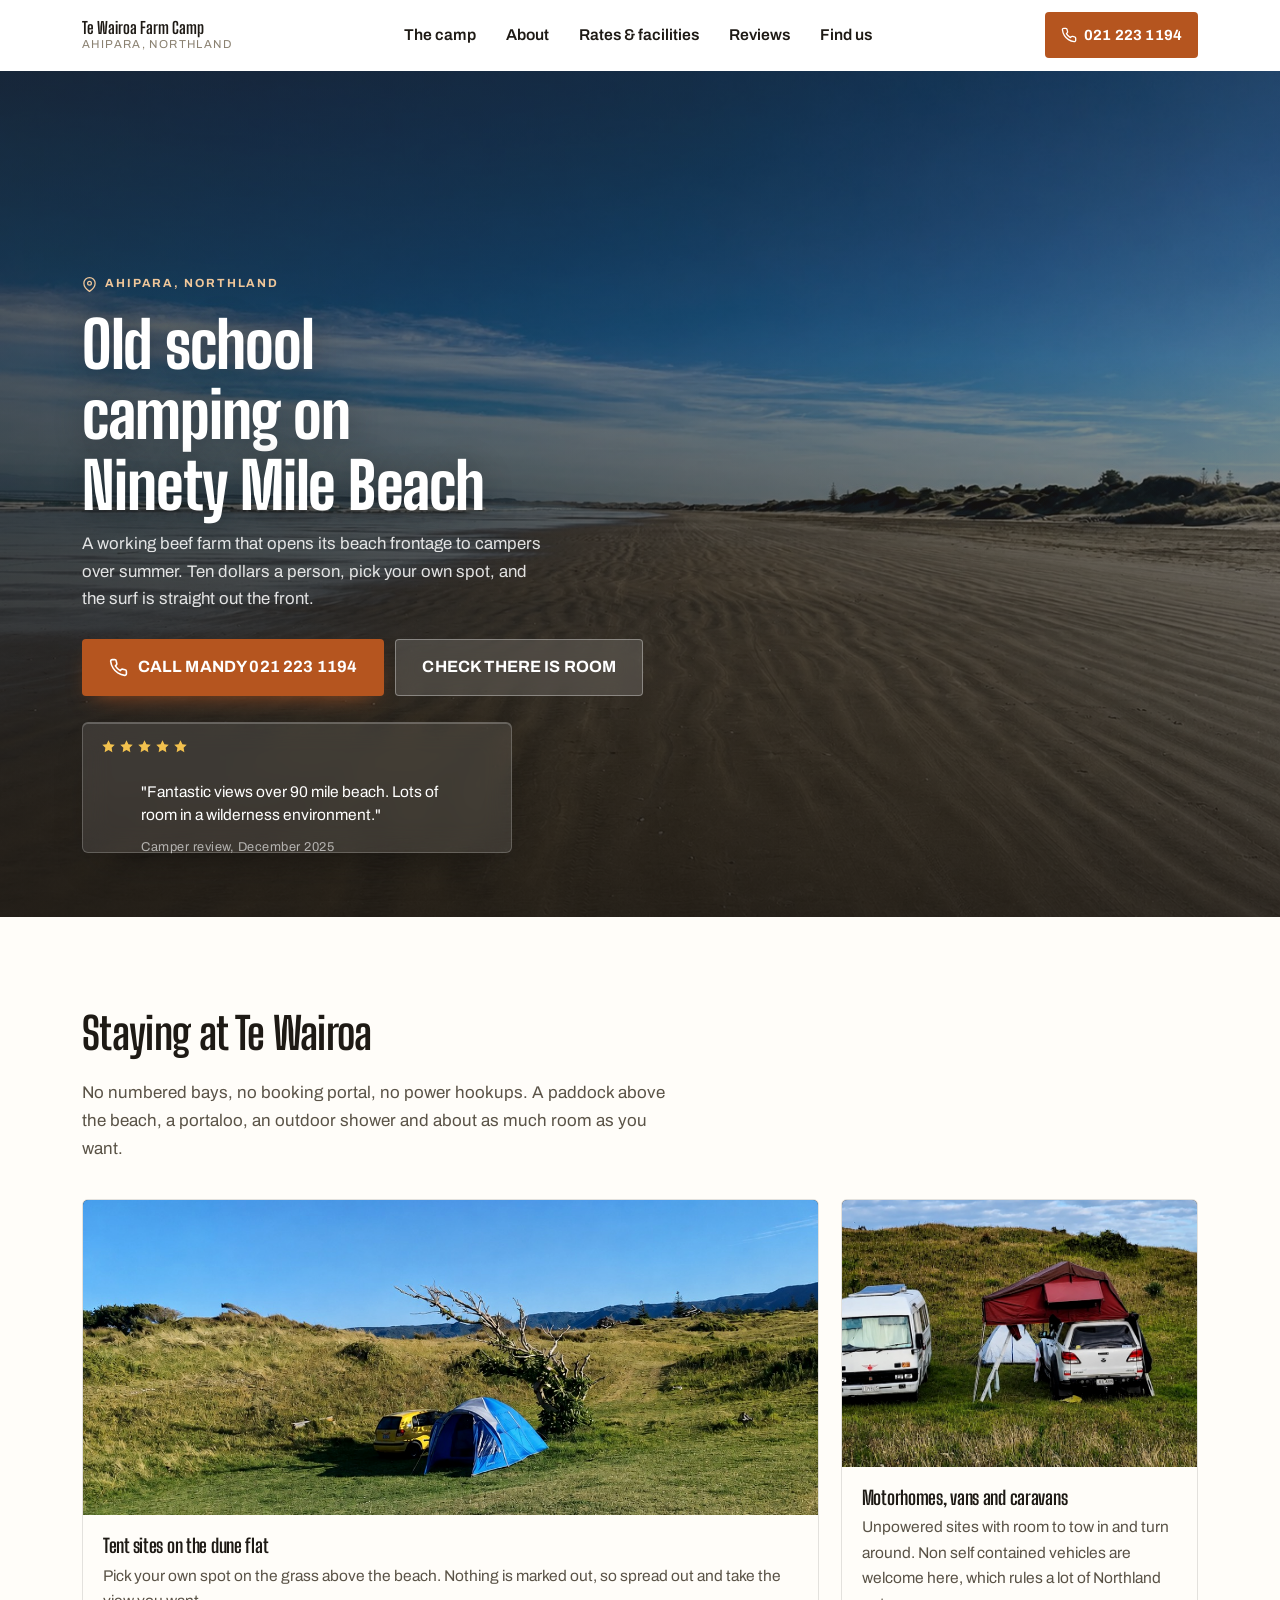
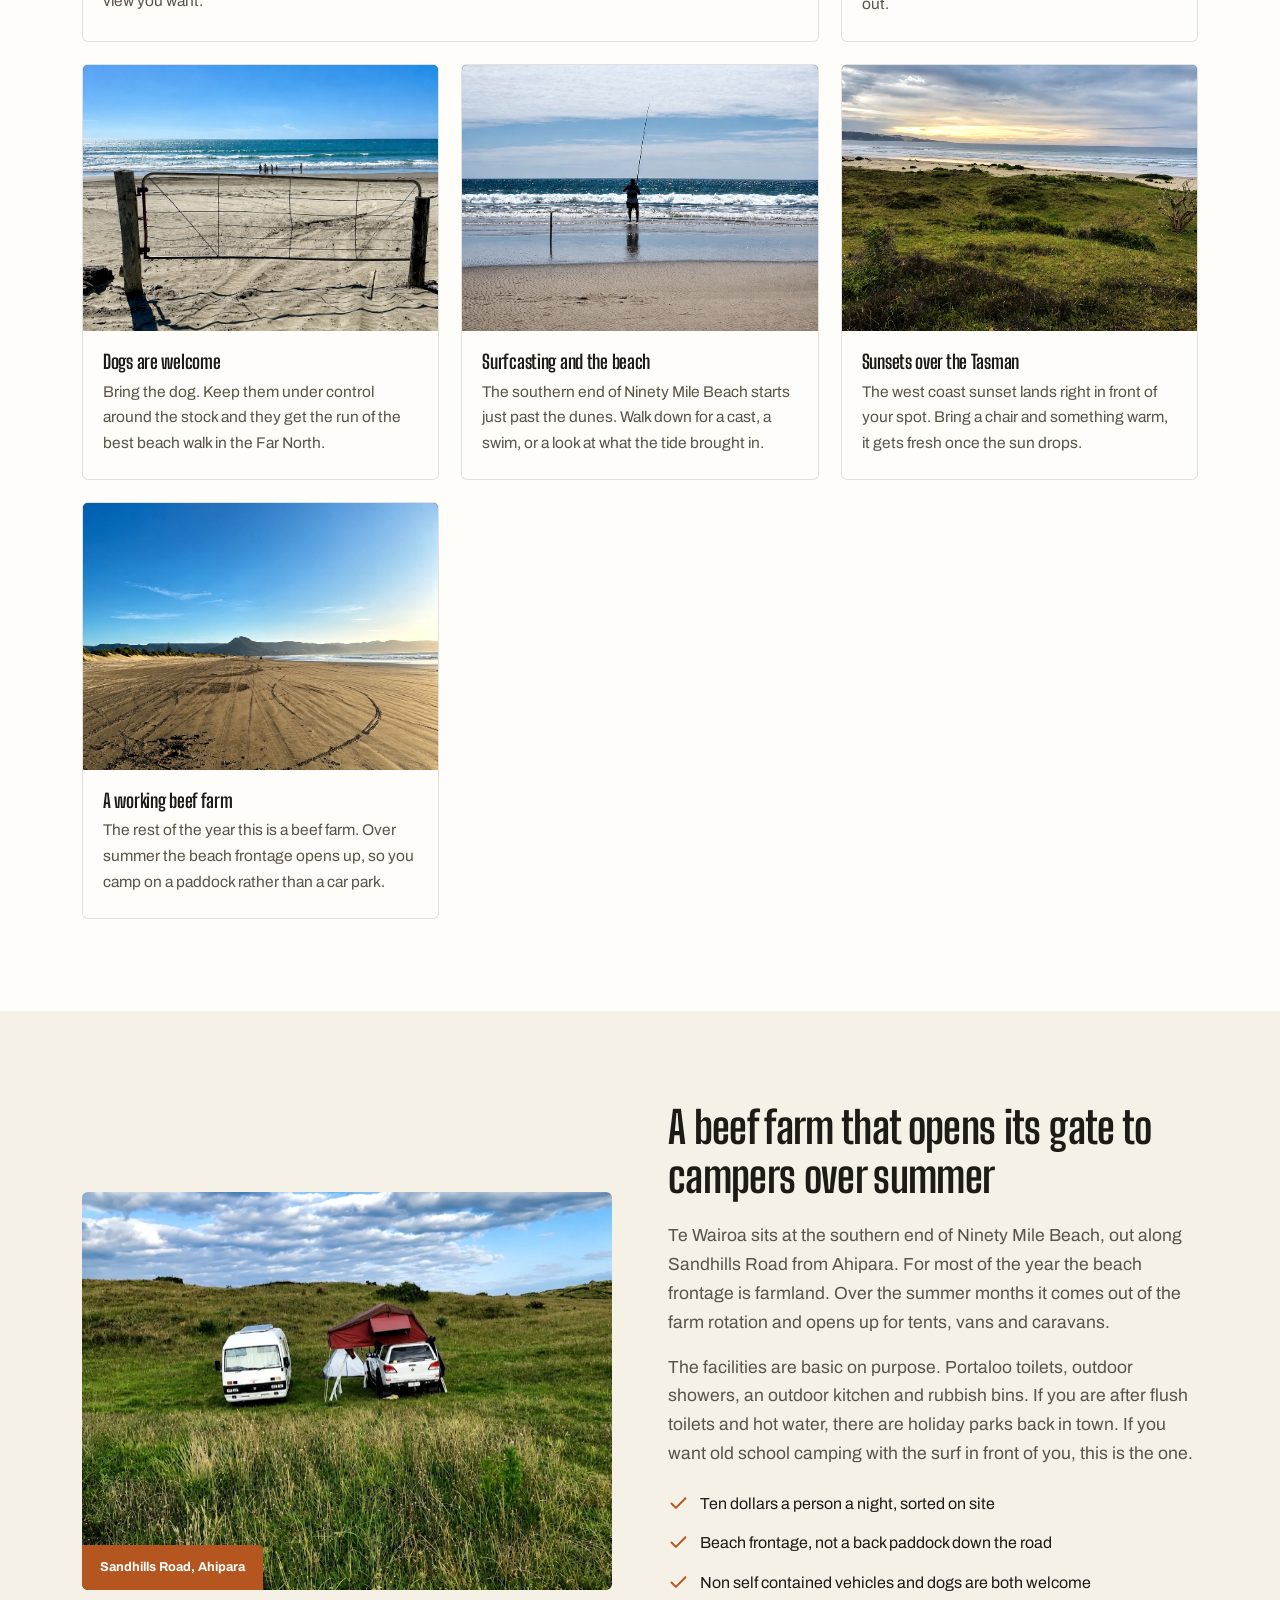
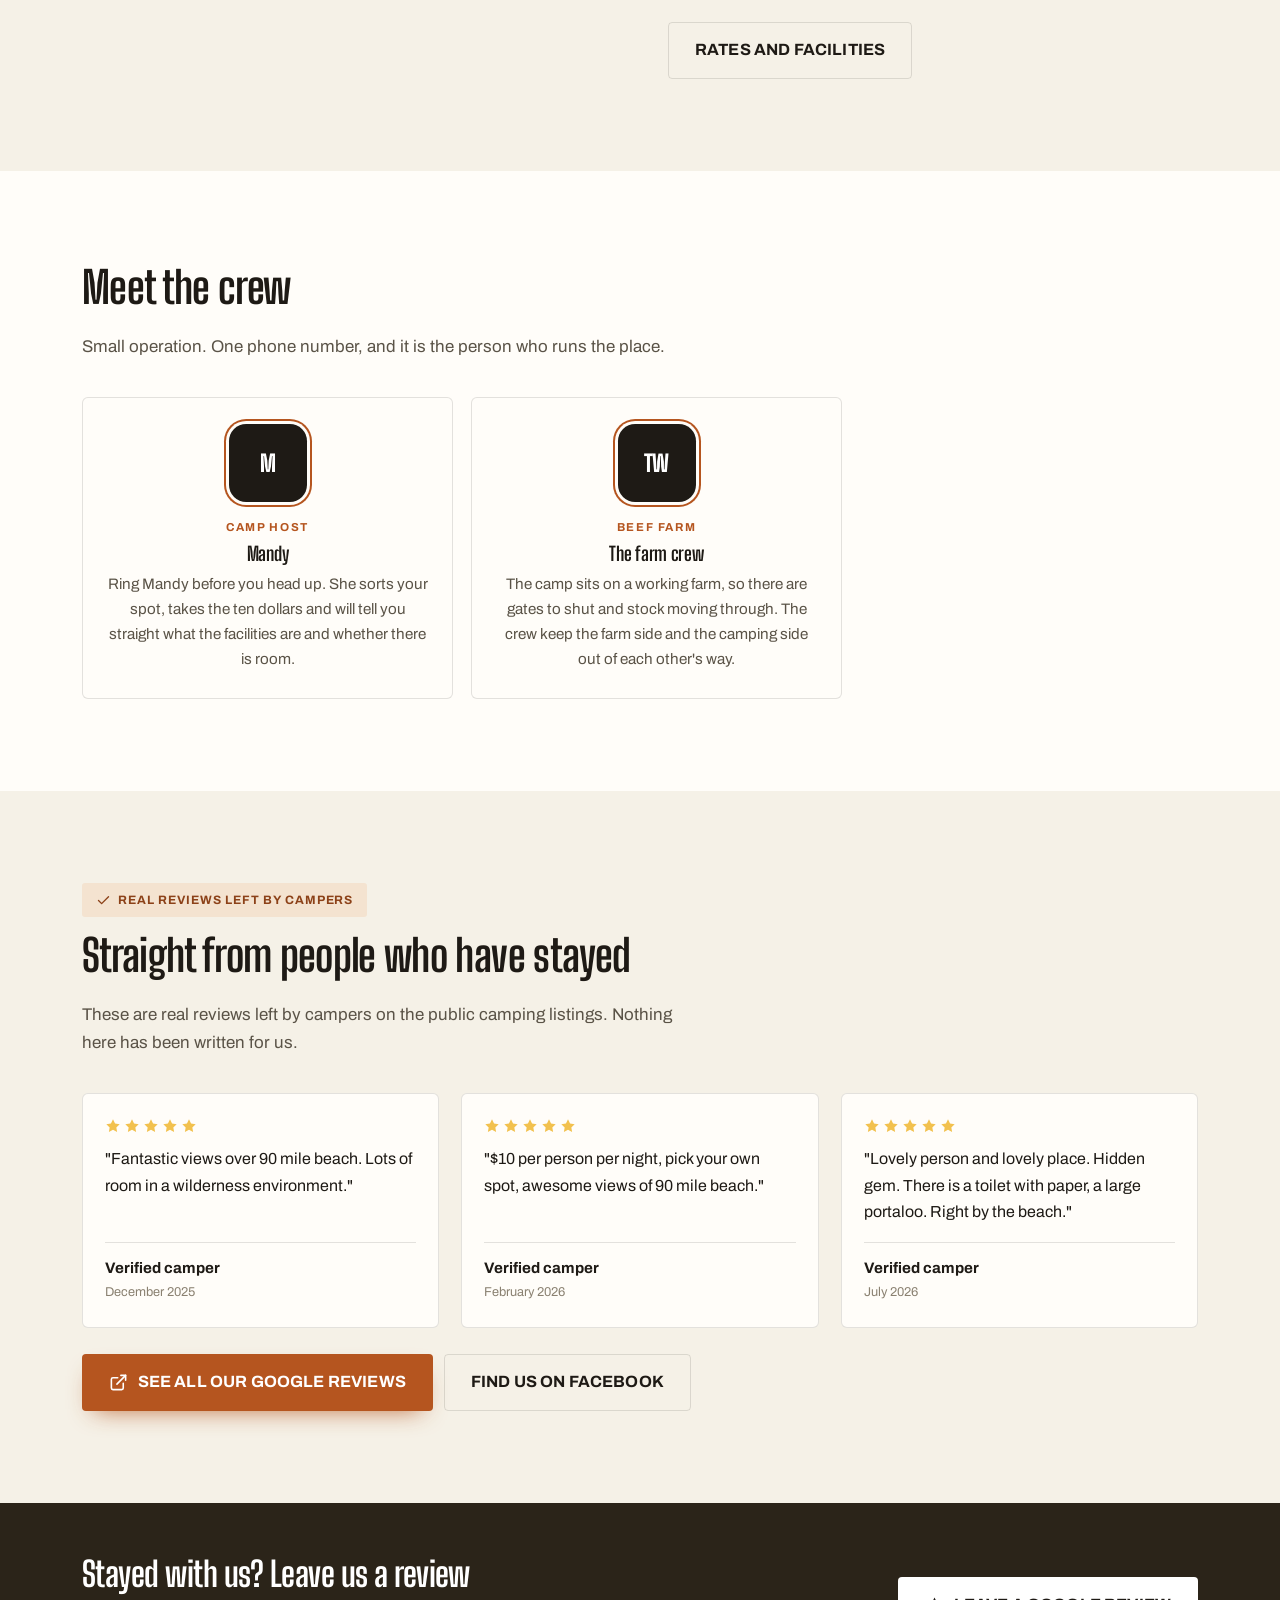
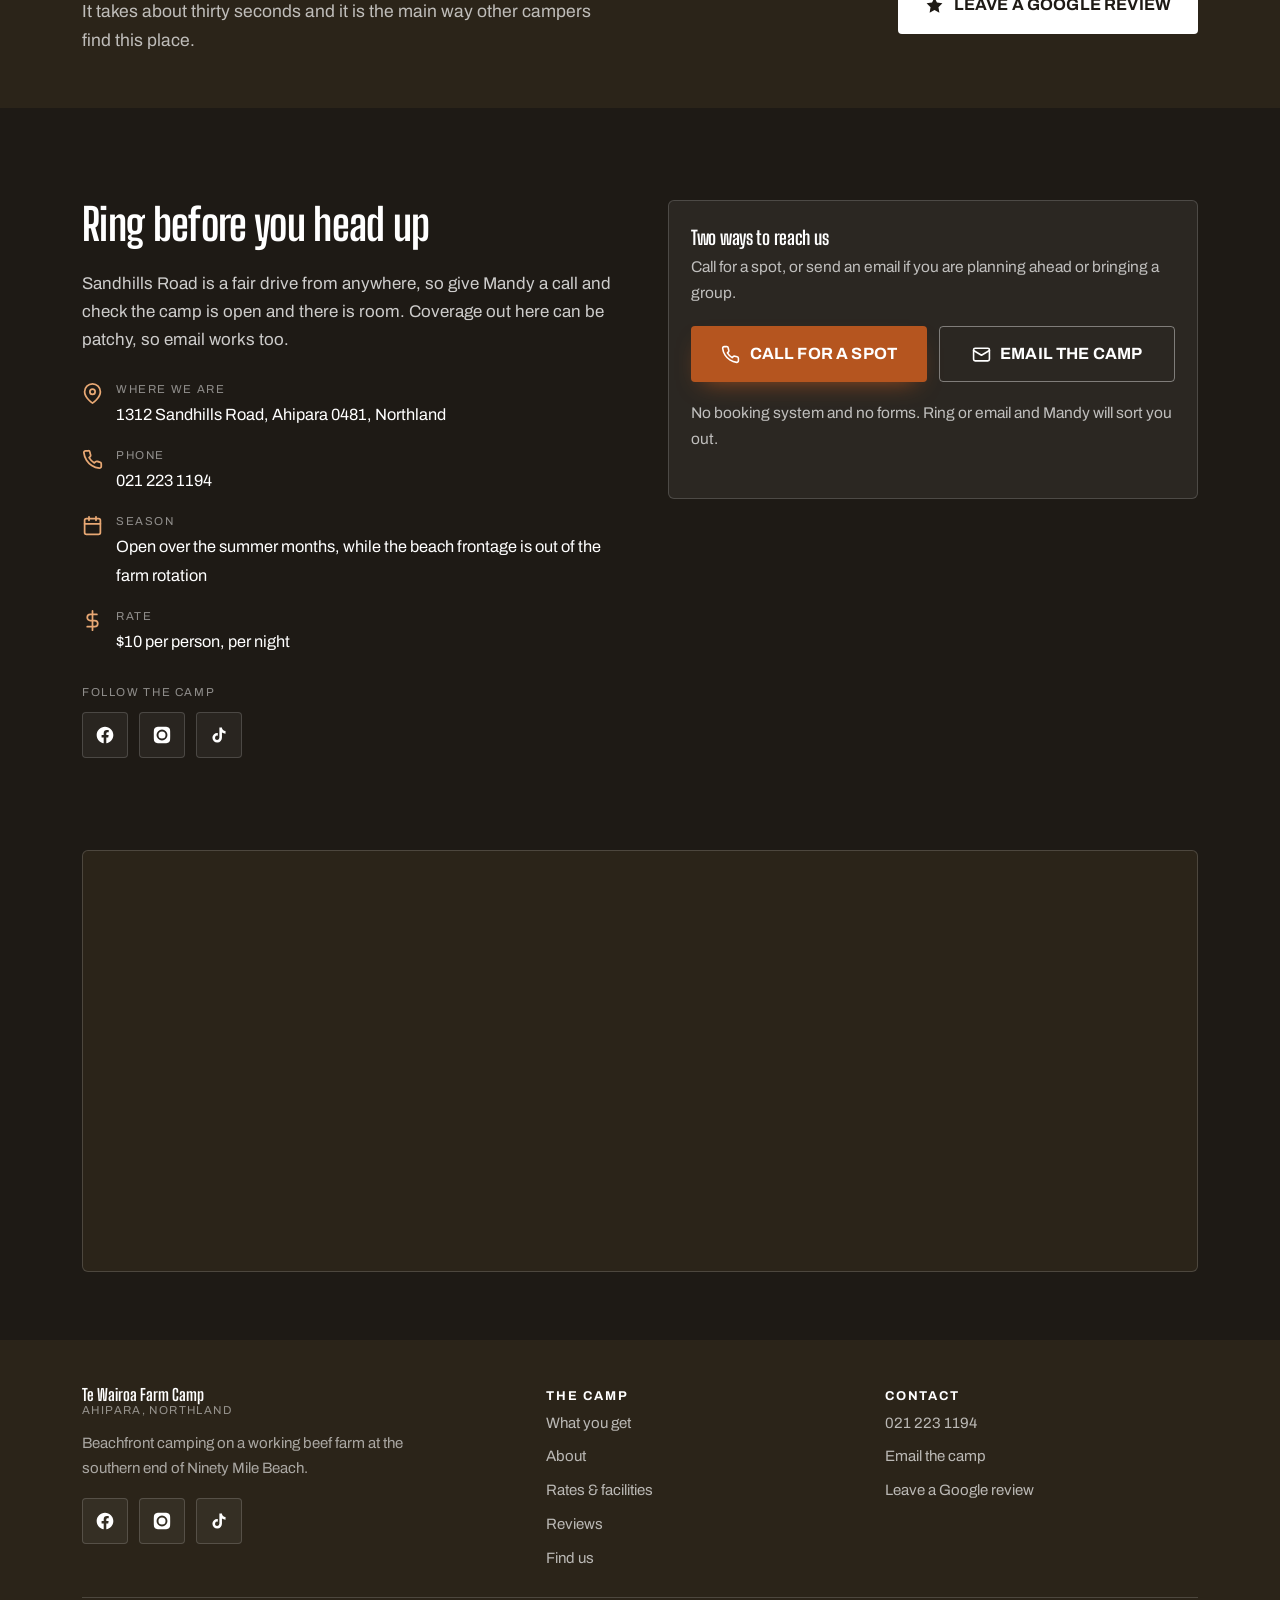
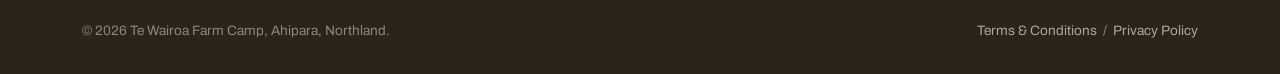
<file: index.html>
<!DOCTYPE html>
<html lang="en-NZ">
<head>
<meta charset="utf-8">
<meta name="viewport" content="width=device-width, initial-scale=1">
<title>Te Wairoa Farm Camp | Beachfront camping, Ahipara</title>
<meta name="description" content="Old school beachfront camping at the southern end of Ninety Mile Beach. Tent, van and caravan sites on a working beef farm at 1312 Sandhills Road, Ahipara. Ten dollars a person a night.">
<meta name="theme-color" content="#14231C">
<link rel="canonical" href="https://te-wairoa-farm-camp-demo.vercel.app/">

<meta property="og:type" content="website">
<meta property="og:title" content="Te Wairoa Farm Camp | Beachfront camping, Ahipara">
<meta property="og:description" content="A working beef farm that opens its beach frontage to campers over summer. Ninety Mile Beach on your doorstep, ten dollars a person a night.">
<meta property="og:image" content="https://te-wairoa-farm-camp-demo.vercel.app/img/dune-sunset.jpg">
<meta property="og:locale" content="en_NZ">
<meta name="twitter:card" content="summary_large_image">

<link rel="icon" href="data:image/svg+xml,%3Csvg xmlns='http://www.w3.org/2000/svg' viewBox='0 0 64 64'%3E%3Crect width='64' height='64' rx='16' fill='%2317864F'/%3E%3Ctext x='32' y='42' font-family='Verdana,sans-serif' font-size='26' font-weight='bold' fill='white' text-anchor='middle'%3ETW%3C/text%3E%3C/svg%3E">

<link rel="preconnect" href="https://fonts.googleapis.com">
<link rel="preconnect" href="https://fonts.gstatic.com" crossorigin><link href="https://fonts.googleapis.com/css2?family=Big+Shoulders+Display:wght@500;600;700;800;900&family=Archivo:wght@400;500;600;700&display=swap" rel="stylesheet">
<link rel="stylesheet" href="style.css">

<script type="application/ld+json">
{
  "@context": "https://schema.org",
  "@type": "Campground",
  "name": "Te Wairoa Farm Camp",
  "description": "A working beef farm at the southern end of Ninety Mile Beach that opens its beach frontage to campers over the summer months.",
  "telephone": "+64212231194",
  "address": {
    "@type": "PostalAddress",
    "streetAddress": "1312 Sandhills Road",
    "addressLocality": "Ahipara",
    "addressRegion": "Northland",
    "postalCode": "0481",
    "addressCountry": "NZ"
  },
  "geo": { "@type": "GeoCoordinates", "latitude": -35.147758, "longitude": 173.164865 },
  "sameAs": ["https://www.facebook.com/TeWairoaCamp/"]
}
</script>
</head>
<body>

<!-- opening animation -->
<div id="intro">
  <div class="intro-mark">Te Wairoa Farm Camp</div>
  <div class="intro-line"></div>
  <div class="intro-sub">Ahipara, Northland</div>
</div>

<!-- nav -->
<header class="nav">
  <div class="wrap nav__in">
    <a class="brand" href="index.html">
      <span class="brand__txt">
        <span class="brand__name">Te Wairoa Farm Camp</span>
        <span class="brand__where">Ahipara, Northland</span>
      </span>
    </a>

    <nav class="nav__links" aria-label="Main">
      <a href="#camp">The camp</a>
      <a href="#about">About</a>
      <a href="stay.html">Rates &amp; facilities</a>
      <a href="#reviews">Reviews</a>
      <a href="#find">Find us</a>
    </nav>

    <div style="display:flex;align-items:center;gap:10px">
      <a class="nav__tap" href="tel:+64212231194" aria-label="Call Te Wairoa Farm Camp on 021 223 1194">
        <svg viewBox="0 0 24 24" fill="none" stroke="currentColor" stroke-width="2" stroke-linecap="round" stroke-linejoin="round" aria-hidden="true"><path d="M22 16.92v3a2 2 0 0 1-2.18 2 19.79 19.79 0 0 1-8.63-3.07 19.5 19.5 0 0 1-6-6 19.79 19.79 0 0 1-3.07-8.67A2 2 0 0 1 4.11 2h3a2 2 0 0 1 2 1.72c.13.96.36 1.9.7 2.81a2 2 0 0 1-.45 2.11L8.09 9.91a16 16 0 0 0 6 6l1.27-1.27a2 2 0 0 1 2.11-.45c.91.34 1.85.57 2.81.7A2 2 0 0 1 22 16.92z"/></svg>
        <span>021 223 1194</span>
      </a>
      <button class="burger" aria-label="Open menu" aria-expanded="false"><span></span><span></span><span></span></button>
    </div>
  </div>
  <div class="drawer">
    <a href="#camp">The camp</a>
    <a href="#about">About</a>
    <a href="stay.html">Rates &amp; facilities</a>
    <a href="#reviews">Reviews</a>
    <a href="#find">Find us</a>
    <a class="btn btn--primary btn--block" href="tel:+64212231194">
      <svg viewBox="0 0 24 24" fill="none" stroke="currentColor" stroke-width="2" stroke-linecap="round" stroke-linejoin="round" aria-hidden="true"><path d="M22 16.92v3a2 2 0 0 1-2.18 2 19.79 19.79 0 0 1-8.63-3.07 19.5 19.5 0 0 1-6-6 19.79 19.79 0 0 1-3.07-8.67A2 2 0 0 1 4.11 2h3a2 2 0 0 1 2 1.72c.13.96.36 1.9.7 2.81a2 2 0 0 1-.45 2.11L8.09 9.91a16 16 0 0 0 6 6l1.27-1.27a2 2 0 0 1 2.11-.45c.91.34 1.85.57 2.81.7A2 2 0 0 1 22 16.92z"/></svg>
      Call Mandy 021 223 1194
    </a>
  </div>
</header>

<!-- hero -->
<section class="hero">
  <div class="hero__slides" aria-hidden="true">
    <div class="hero__slide active">
      <img src="img/ninety-mile-beach.jpg" alt="Ninety Mile Beach seen from the dune flat at Te Wairoa Farm Camp" width="1400" height="1050" fetchpriority="high" decoding="async">
    </div>
    <div class="hero__slide">
      <img src="img/dune-sunset.jpg" alt="Sunset over the Tasman from the dune track at Te Wairoa" width="900" height="1200" loading="lazy" decoding="async">
    </div>
    <div class="hero__slide">
      <img src="img/golden-hour.jpg" alt="Golden hour light over the sand at the southern end of Ninety Mile Beach" width="1050" height="1400" loading="lazy" decoding="async">
    </div>
  </div>
  <div class="hero__scrim"></div>

  <div class="hero__in">
    <div class="wrap">
      <p class="hero__eyebrow">
        <svg viewBox="0 0 24 24" fill="none" stroke="currentColor" stroke-width="2" stroke-linecap="round" stroke-linejoin="round" aria-hidden="true"><path d="M21 10c0 7-9 13-9 13s-9-6-9-13a9 9 0 0 1 18 0z"/><circle cx="12" cy="10" r="3"/></svg>
        Ahipara, Northland
      </p>
      <h1>Old school camping on Ninety Mile Beach</h1>
      <p class="hero__sub">A working beef farm that opens its beach frontage to campers over summer. Ten dollars a person, pick your own spot, and the surf is straight out the front.</p>

      <div class="hero__cta">
        <a class="btn btn--primary" href="tel:+64212231194">
          <svg viewBox="0 0 24 24" fill="none" stroke="currentColor" stroke-width="2" stroke-linecap="round" stroke-linejoin="round" aria-hidden="true"><path d="M22 16.92v3a2 2 0 0 1-2.18 2 19.79 19.79 0 0 1-8.63-3.07 19.5 19.5 0 0 1-6-6 19.79 19.79 0 0 1-3.07-8.67A2 2 0 0 1 4.11 2h3a2 2 0 0 1 2 1.72c.13.96.36 1.9.7 2.81a2 2 0 0 1-.45 2.11L8.09 9.91a16 16 0 0 0 6 6l1.27-1.27a2 2 0 0 1 2.11-.45c.91.34 1.85.57 2.81.7A2 2 0 0 1 22 16.92z"/></svg>
          Call Mandy 021 223 1194
        </a>
        <a class="btn btn--glass" href="#contact">Check there is room</a>
      </div>

      <div class="hero__quote">
        <div class="hero__stars" aria-hidden="true">
          <svg viewBox="0 0 24 24" fill="currentColor"><path d="M12 2l3.09 6.26L22 9.27l-5 4.87 1.18 6.88L12 17.77l-6.18 3.25L7 14.14 2 9.27l6.91-1.01L12 2z"/></svg>
          <svg viewBox="0 0 24 24" fill="currentColor"><path d="M12 2l3.09 6.26L22 9.27l-5 4.87 1.18 6.88L12 17.77l-6.18 3.25L7 14.14 2 9.27l6.91-1.01L12 2z"/></svg>
          <svg viewBox="0 0 24 24" fill="currentColor"><path d="M12 2l3.09 6.26L22 9.27l-5 4.87 1.18 6.88L12 17.77l-6.18 3.25L7 14.14 2 9.27l6.91-1.01L12 2z"/></svg>
          <svg viewBox="0 0 24 24" fill="currentColor"><path d="M12 2l3.09 6.26L22 9.27l-5 4.87 1.18 6.88L12 17.77l-6.18 3.25L7 14.14 2 9.27l6.91-1.01L12 2z"/></svg>
          <svg viewBox="0 0 24 24" fill="currentColor"><path d="M12 2l3.09 6.26L22 9.27l-5 4.87 1.18 6.88L12 17.77l-6.18 3.25L7 14.14 2 9.27l6.91-1.01L12 2z"/></svg>
        </div>
        <div class="hero__qwrap">
          <blockquote class="hero__q active">
            <p>"Fantastic views over 90 mile beach. Lots of room in a wilderness environment."</p>
            <cite>Camper review, December 2025</cite>
          </blockquote>
          <blockquote class="hero__q">
            <p>"$10 per person per night, pick your own spot, awesome views of 90 mile beach."</p>
            <cite>Camper review, February 2026</cite>
          </blockquote>
          <blockquote class="hero__q">
            <p>"Lovely person and lovely place. Hidden gem, right by the beach."</p>
            <cite>Camper review, July 2026</cite>
          </blockquote>
        </div>
      </div>
    </div>
  </div>
</section>

<!-- the camp -->
<section class="section" id="camp">
  <div class="wrap">
    <div class="head rv">
      <h2>Staying at Te Wairoa</h2>
      <p class="lede">No numbered bays, no booking portal, no power hookups. A paddock above the beach, a portaloo, an outdoor shower and about as much room as you want.</p>
    </div>

    <div class="grid">
      <article class="card card--wide rv">
        <div class="card__img">
          <img src="img/tent-site.jpg" alt="A blue tent and a van pitched on the grass paddock at Te Wairoa Farm Camp" width="1300" height="1300" loading="lazy" decoding="async">
        </div>
        <div class="card__body">
          <h3>Tent sites on the dune flat</h3>
          <p>Pick your own spot on the grass above the beach. Nothing is marked out, so spread out and take the view you want.</p>
        </div>
      </article>

      <article class="card rv">
        <div class="card__img">
          <img src="img/van-and-tent.jpg" alt="A campervan and a rooftop tent set up together on the grass campsite at Te Wairoa" width="1300" height="607" loading="lazy" decoding="async">
        </div>
        <div class="card__body">
          <h3>Motorhomes, vans and caravans</h3>
          <p>Unpowered sites with room to tow in and turn around. Non self contained vehicles are welcome here, which rules a lot of Northland out.</p>
        </div>
      </article>

      <article class="card rv">
        <div class="card__img">
          <img src="img/beach-gate.jpg" alt="The farm gate opening onto the sand at the southern end of Ninety Mile Beach" width="900" height="1200" loading="lazy" decoding="async">
        </div>
        <div class="card__body">
          <h3>Dogs are welcome</h3>
          <p>Bring the dog. Keep them under control around the stock and they get the run of the best beach walk in the Far North.</p>
        </div>
      </article>

      <article class="card rv">
        <div class="card__img">
          <img src="img/surfcasting.jpg" alt="A surfcaster casting a line into the breakers on the beach at Te Wairoa" width="975" height="1300" loading="lazy" decoding="async">
        </div>
        <div class="card__body">
          <h3>Surfcasting and the beach</h3>
          <p>The southern end of Ninety Mile Beach starts just past the dunes. Walk down for a cast, a swim, or a look at what the tide brought in.</p>
        </div>
      </article>

      <article class="card rv">
        <div class="card__img">
          <img src="img/evening-sky.jpg" alt="Cloudy evening sunset over the sea, seen from the camping paddock at Te Wairoa" width="1300" height="975" loading="lazy" decoding="async">
        </div>
        <div class="card__body">
          <h3>Sunsets over the Tasman</h3>
          <p>The west coast sunset lands right in front of your spot. Bring a chair and something warm, it gets fresh once the sun drops.</p>
        </div>
      </article>

      <article class="card rv">
        <div class="card__img">
          <img src="img/beach-tracks.jpg" alt="Vehicle tracks in the sand at the southern end of Ninety Mile Beach, farmland behind" width="975" height="1300" loading="lazy" decoding="async">
        </div>
        <div class="card__body">
          <h3>A working beef farm</h3>
          <p>The rest of the year this is a beef farm. Over summer the beach frontage opens up, so you camp on a paddock rather than a car park.</p>
        </div>
      </article>
    </div>
  </div>
</section>

<!-- about -->
<section class="section section--bone" id="about">
  <div class="wrap">
    <div class="split">
      <div class="figure rv">
        <img src="img/campsite.jpg" alt="A campervan and a rooftop tent set up on the grass paddock at Te Wairoa" width="1300" height="607" loading="lazy" decoding="async">
        <span class="figure__tag">Sandhills Road, Ahipara</span>
      </div>
      <div class="rv">
        <h2>A beef farm that opens its gate to campers over summer</h2>
        <p>Te Wairoa sits at the southern end of Ninety Mile Beach, out along Sandhills Road from Ahipara. For most of the year the beach frontage is farmland. Over the summer months it comes out of the farm rotation and opens up for tents, vans and caravans.</p>
        <p>The facilities are basic on purpose. Portaloo toilets, outdoor showers, an outdoor kitchen and rubbish bins. If you are after flush toilets and hot water, there are holiday parks back in town. If you want old school camping with the surf in front of you, this is the one.</p>
        <ul class="checks">
          <li>
            <svg viewBox="0 0 24 24" fill="none" stroke="currentColor" stroke-width="2.2" stroke-linecap="round" stroke-linejoin="round" aria-hidden="true"><path d="M20 6L9 17l-5-5"/></svg>
            Ten dollars a person a night, sorted on site
          </li>
          <li>
            <svg viewBox="0 0 24 24" fill="none" stroke="currentColor" stroke-width="2.2" stroke-linecap="round" stroke-linejoin="round" aria-hidden="true"><path d="M20 6L9 17l-5-5"/></svg>
            Beach frontage, not a back paddock down the road
          </li>
          <li>
            <svg viewBox="0 0 24 24" fill="none" stroke="currentColor" stroke-width="2.2" stroke-linecap="round" stroke-linejoin="round" aria-hidden="true"><path d="M20 6L9 17l-5-5"/></svg>
            Non self contained vehicles and dogs are both welcome
          </li>
        </ul>
        <a class="btn btn--ghost" href="stay.html">Rates and facilities</a>
      </div>
    </div>
  </div>
</section>

<!-- crew -->
<section class="section">
  <div class="wrap">
    <div class="head rv">
      <h2>Meet the crew</h2>
      <p class="lede">Small operation. One phone number, and it is the person who runs the place.</p>
    </div>
    <div class="crew">
      <article class="crew__card rv">
        <div class="crew__av" aria-hidden="true">M</div>
        <span class="crew__role">Camp host</span>
        <h3>Mandy</h3>
        <p>Ring Mandy before you head up. She sorts your spot, takes the ten dollars and will tell you straight what the facilities are and whether there is room.</p>
      </article>
      <article class="crew__card rv">
        <div class="crew__av" aria-hidden="true">TW</div>
        <span class="crew__role">Beef farm</span>
        <h3>The farm crew</h3>
        <p>The camp sits on a working farm, so there are gates to shut and stock moving through. The crew keep the farm side and the camping side out of each other's way.</p>
      </article>
    </div>
  </div>
</section>

<!-- reviews -->
<section class="section section--bone" id="reviews">
  <div class="wrap">
    <div class="head rv">
      <span class="badge">
        <svg viewBox="0 0 24 24" fill="none" stroke="currentColor" stroke-width="2.2" stroke-linecap="round" stroke-linejoin="round" aria-hidden="true"><path d="M20 6L9 17l-5-5"/></svg>
        Real reviews left by campers
      </span>
      <h2>Straight from people who have stayed</h2>
      <p class="lede">These are real reviews left by campers on the public camping listings. Nothing here has been written for us.</p>
    </div>

    <div class="reviews">
      <article class="review rv">
        <div class="review__stars" aria-label="5 out of 5 stars">
          <svg viewBox="0 0 24 24" fill="currentColor" aria-hidden="true"><path d="M12 2l3.09 6.26L22 9.27l-5 4.87 1.18 6.88L12 17.77l-6.18 3.25L7 14.14 2 9.27l6.91-1.01L12 2z"/></svg>
          <svg viewBox="0 0 24 24" fill="currentColor" aria-hidden="true"><path d="M12 2l3.09 6.26L22 9.27l-5 4.87 1.18 6.88L12 17.77l-6.18 3.25L7 14.14 2 9.27l6.91-1.01L12 2z"/></svg>
          <svg viewBox="0 0 24 24" fill="currentColor" aria-hidden="true"><path d="M12 2l3.09 6.26L22 9.27l-5 4.87 1.18 6.88L12 17.77l-6.18 3.25L7 14.14 2 9.27l6.91-1.01L12 2z"/></svg>
          <svg viewBox="0 0 24 24" fill="currentColor" aria-hidden="true"><path d="M12 2l3.09 6.26L22 9.27l-5 4.87 1.18 6.88L12 17.77l-6.18 3.25L7 14.14 2 9.27l6.91-1.01L12 2z"/></svg>
          <svg viewBox="0 0 24 24" fill="currentColor" aria-hidden="true"><path d="M12 2l3.09 6.26L22 9.27l-5 4.87 1.18 6.88L12 17.77l-6.18 3.25L7 14.14 2 9.27l6.91-1.01L12 2z"/></svg>
        </div>
        <p>"Fantastic views over 90 mile beach. Lots of room in a wilderness environment."</p>
        <div class="review__by">
          <span class="review__name">Verified camper</span>
          <span class="review__meta">December 2025</span>
        </div>
      </article>

      <article class="review rv">
        <div class="review__stars" aria-label="5 out of 5 stars">
          <svg viewBox="0 0 24 24" fill="currentColor" aria-hidden="true"><path d="M12 2l3.09 6.26L22 9.27l-5 4.87 1.18 6.88L12 17.77l-6.18 3.25L7 14.14 2 9.27l6.91-1.01L12 2z"/></svg>
          <svg viewBox="0 0 24 24" fill="currentColor" aria-hidden="true"><path d="M12 2l3.09 6.26L22 9.27l-5 4.87 1.18 6.88L12 17.77l-6.18 3.25L7 14.14 2 9.27l6.91-1.01L12 2z"/></svg>
          <svg viewBox="0 0 24 24" fill="currentColor" aria-hidden="true"><path d="M12 2l3.09 6.26L22 9.27l-5 4.87 1.18 6.88L12 17.77l-6.18 3.25L7 14.14 2 9.27l6.91-1.01L12 2z"/></svg>
          <svg viewBox="0 0 24 24" fill="currentColor" aria-hidden="true"><path d="M12 2l3.09 6.26L22 9.27l-5 4.87 1.18 6.88L12 17.77l-6.18 3.25L7 14.14 2 9.27l6.91-1.01L12 2z"/></svg>
          <svg viewBox="0 0 24 24" fill="currentColor" aria-hidden="true"><path d="M12 2l3.09 6.26L22 9.27l-5 4.87 1.18 6.88L12 17.77l-6.18 3.25L7 14.14 2 9.27l6.91-1.01L12 2z"/></svg>
        </div>
        <p>"$10 per person per night, pick your own spot, awesome views of 90 mile beach."</p>
        <div class="review__by">
          <span class="review__name">Verified camper</span>
          <span class="review__meta">February 2026</span>
        </div>
      </article>

      <article class="review rv">
        <div class="review__stars" aria-label="5 out of 5 stars">
          <svg viewBox="0 0 24 24" fill="currentColor" aria-hidden="true"><path d="M12 2l3.09 6.26L22 9.27l-5 4.87 1.18 6.88L12 17.77l-6.18 3.25L7 14.14 2 9.27l6.91-1.01L12 2z"/></svg>
          <svg viewBox="0 0 24 24" fill="currentColor" aria-hidden="true"><path d="M12 2l3.09 6.26L22 9.27l-5 4.87 1.18 6.88L12 17.77l-6.18 3.25L7 14.14 2 9.27l6.91-1.01L12 2z"/></svg>
          <svg viewBox="0 0 24 24" fill="currentColor" aria-hidden="true"><path d="M12 2l3.09 6.26L22 9.27l-5 4.87 1.18 6.88L12 17.77l-6.18 3.25L7 14.14 2 9.27l6.91-1.01L12 2z"/></svg>
          <svg viewBox="0 0 24 24" fill="currentColor" aria-hidden="true"><path d="M12 2l3.09 6.26L22 9.27l-5 4.87 1.18 6.88L12 17.77l-6.18 3.25L7 14.14 2 9.27l6.91-1.01L12 2z"/></svg>
          <svg viewBox="0 0 24 24" fill="currentColor" aria-hidden="true"><path d="M12 2l3.09 6.26L22 9.27l-5 4.87 1.18 6.88L12 17.77l-6.18 3.25L7 14.14 2 9.27l6.91-1.01L12 2z"/></svg>
        </div>
        <p>"Lovely person and lovely place. Hidden gem. There is a toilet with paper, a large portaloo. Right by the beach."</p>
        <div class="review__by">
          <span class="review__name">Verified camper</span>
          <span class="review__meta">July 2026</span>
        </div>
      </article>
    </div>

    <div class="reviews__actions rv">
      <a class="btn btn--primary" href="https://www.google.com/maps/search/?api=1&amp;query=Te+Wairoa+Farm+Camp+1312+Sandhills+Road+Ahipara" target="_blank" rel="noopener">
        <svg viewBox="0 0 24 24" fill="none" stroke="currentColor" stroke-width="2" stroke-linecap="round" stroke-linejoin="round" aria-hidden="true"><path d="M18 13v6a2 2 0 0 1-2 2H5a2 2 0 0 1-2-2V8a2 2 0 0 1 2-2h6"/><path d="M15 3h6v6"/><path d="M10 14L21 3"/></svg>
        See all our Google reviews
      </a>
      <a class="btn btn--ghost" href="https://www.facebook.com/TeWairoaCamp/" target="_blank" rel="noopener">Find us on Facebook</a>
    </div>
  </div>
</section>

<!-- leave a review banner -->
<section class="banner">
  <div class="wrap banner__in">
    <div class="rv">
      <h2>Stayed with us? Leave us a review</h2>
      <p>It takes about thirty seconds and it is the main way other campers find this place.</p>
    </div>
    <div class="rv">
      <a class="btn btn--light" href="https://www.google.com/maps/search/?api=1&amp;query=Te+Wairoa+Farm+Camp+1312+Sandhills+Road+Ahipara" target="_blank" rel="noopener">
        <svg viewBox="0 0 24 24" fill="currentColor" aria-hidden="true"><path d="M12 2l3.09 6.26L22 9.27l-5 4.87 1.18 6.88L12 17.77l-6.18 3.25L7 14.14 2 9.27l6.91-1.01L12 2z"/></svg>
        Leave a Google review
      </a>
    </div>
  </div>
</section>

<!-- contact -->
<section class="section section--ink" id="contact">
  <div class="wrap">
    <div class="contact__grid">
      <div class="rv">
        <h2>Ring before you head up</h2>
        <p class="lede" style="margin-bottom:26px">Sandhills Road is a fair drive from anywhere, so give Mandy a call and check the camp is open and there is room. Coverage out here can be patchy, so email works too.</p>

        <ul class="info">
          <li>
            <svg viewBox="0 0 24 24" fill="none" stroke="currentColor" stroke-width="2" stroke-linecap="round" stroke-linejoin="round" aria-hidden="true"><path d="M21 10c0 7-9 13-9 13s-9-6-9-13a9 9 0 0 1 18 0z"/><circle cx="12" cy="10" r="3"/></svg>
            <span><span class="info__k">Where we are</span><span class="info__v">1312 Sandhills Road, Ahipara 0481, Northland</span></span>
          </li>
          <li>
            <svg viewBox="0 0 24 24" fill="none" stroke="currentColor" stroke-width="2" stroke-linecap="round" stroke-linejoin="round" aria-hidden="true"><path d="M22 16.92v3a2 2 0 0 1-2.18 2 19.79 19.79 0 0 1-8.63-3.07 19.5 19.5 0 0 1-6-6 19.79 19.79 0 0 1-3.07-8.67A2 2 0 0 1 4.11 2h3a2 2 0 0 1 2 1.72c.13.96.36 1.9.7 2.81a2 2 0 0 1-.45 2.11L8.09 9.91a16 16 0 0 0 6 6l1.27-1.27a2 2 0 0 1 2.11-.45c.91.34 1.85.57 2.81.7A2 2 0 0 1 22 16.92z"/></svg>
            <span><span class="info__k">Phone</span><a class="info__v" href="tel:+64212231194">021 223 1194</a></span>
          </li>
          <li>
            <svg viewBox="0 0 24 24" fill="none" stroke="currentColor" stroke-width="2" stroke-linecap="round" stroke-linejoin="round" aria-hidden="true"><rect x="3" y="4" width="18" height="18" rx="2"/><path d="M16 2v4M8 2v4M3 10h18"/></svg>
            <span><span class="info__k">Season</span><span class="info__v">Open over the summer months, while the beach frontage is out of the farm rotation</span></span>
          </li>
          <li>
            <svg viewBox="0 0 24 24" fill="none" stroke="currentColor" stroke-width="2" stroke-linecap="round" stroke-linejoin="round" aria-hidden="true"><path d="M12 1v22"/><path d="M17 5H9.5a3.5 3.5 0 0 0 0 7h5a3.5 3.5 0 0 1 0 7H6"/></svg>
            <span><span class="info__k">Rate</span><span class="info__v">$10 per person, per night</span></span>
          </li>
        </ul>

        <p class="info__k" style="margin-bottom:10px">Follow the camp</p>
        <div class="socials">
          <a href="https://www.facebook.com/TeWairoaCamp/" target="_blank" rel="noopener" aria-label="Te Wairoa Farm Camp on Facebook">
            <svg viewBox="0 0 24 24" fill="currentColor" aria-hidden="true"><path d="M22 12.06C22 6.5 17.52 2 12 2S2 6.5 2 12.06c0 5.02 3.66 9.18 8.44 9.94v-7.03H7.9v-2.91h2.54V9.85c0-2.52 1.5-3.91 3.77-3.91 1.09 0 2.24.2 2.24.2v2.46h-1.26c-1.24 0-1.63.78-1.63 1.57v1.89h2.78l-.45 2.91h-2.33V22c4.78-.76 8.44-4.92 8.44-9.94z"/></svg>
          </a>
          <a href="https://www.instagram.com/explore/search/keyword/?q=Te%20Wairoa%20Farm%20Camp" target="_blank" rel="noopener" aria-label="Search Instagram for Te Wairoa Farm Camp">
            <svg viewBox="0 0 24 24" fill="currentColor" aria-hidden="true"><path d="M12 2.16c3.2 0 3.58.01 4.85.07 1.17.05 1.8.25 2.23.41.56.22.96.48 1.38.9.42.42.68.82.9 1.38.16.42.36 1.06.41 2.23.06 1.27.07 1.65.07 4.85s-.01 3.58-.07 4.85c-.05 1.17-.25 1.8-.41 2.23-.22.56-.48.96-.9 1.38-.42.42-.82.68-1.38.9-.42.16-1.06.36-2.23.41-1.27.06-1.65.07-4.85.07s-3.58-.01-4.85-.07c-1.17-.05-1.8-.25-2.23-.41-.56-.22-.96-.48-1.38-.9-.42-.42-.68-.82-.9-1.38-.16-.42-.36-1.06-.41-2.23C2.17 15.58 2.16 15.2 2.16 12s.01-3.58.07-4.85c.05-1.17.25-1.8.41-2.23.22-.56.48-.96.9-1.38.42-.42.82-.68 1.38-.9.42-.16 1.06-.36 2.23-.41C8.42 2.17 8.8 2.16 12 2.16zm0 3.29A6.55 6.55 0 1 0 18.55 12 6.55 6.55 0 0 0 12 5.45zm0 10.8A4.25 4.25 0 1 1 16.25 12 4.25 4.25 0 0 1 12 16.25zm8.34-11.06a1.53 1.53 0 1 1-1.53-1.53 1.53 1.53 0 0 1 1.53 1.53z"/></svg>
          </a>
          <a href="https://www.tiktok.com/search?q=Te%20Wairoa%20Farm%20Camp" target="_blank" rel="noopener" aria-label="Search TikTok for Te Wairoa Farm Camp">
            <svg viewBox="0 0 24 24" fill="currentColor" aria-hidden="true"><path d="M16.6 5.82A4.28 4.28 0 0 1 15.54 3h-3.09v12.4a2.59 2.59 0 0 1-2.59 2.5 2.59 2.59 0 1 1 .72-5.08v-3.2a5.73 5.73 0 0 0-.72-.05A5.73 5.73 0 1 0 15.54 15V9.01a7.35 7.35 0 0 0 4.3 1.38V7.3a4.29 4.29 0 0 1-3.24-1.48z"/></svg>
          </a>
        </div>
      </div>

      <div class="rv">
        <div class="contact__box">
          <h3>Two ways to reach us</h3>
          <p>Call for a spot, or send an email if you are planning ahead or bringing a group.</p>
          <div class="contact__btns">
            <a class="btn btn--primary btn--block" href="tel:+64212231194">
              <svg viewBox="0 0 24 24" fill="none" stroke="currentColor" stroke-width="2" stroke-linecap="round" stroke-linejoin="round" aria-hidden="true"><path d="M22 16.92v3a2 2 0 0 1-2.18 2 19.79 19.79 0 0 1-8.63-3.07 19.5 19.5 0 0 1-6-6 19.79 19.79 0 0 1-3.07-8.67A2 2 0 0 1 4.11 2h3a2 2 0 0 1 2 1.72c.13.96.36 1.9.7 2.81a2 2 0 0 1-.45 2.11L8.09 9.91a16 16 0 0 0 6 6l1.27-1.27a2 2 0 0 1 2.11-.45c.91.34 1.85.57 2.81.7A2 2 0 0 1 22 16.92z"/></svg>
              Call for a spot
            </a>
            <a class="btn btn--outline-light btn--block" href="#" data-gmail data-user="mandyhudson30" data-domain="gmail.com"
               data-su="Camping%20at%20Te%20Wairoa%20Farm%20Camp"
               data-body="Hi%20Mandy%2C%0A%0AI%27d%20like%20to%20camp%20at%20Te%20Wairoa.%0A%0ADates%3A%20%0ANumber%20of%20people%3A%20%0ATent%2C%20van%20or%20caravan%3A%20%0ABringing%20a%20dog%3A%20%0A%0AThanks%2C%0A">
              <svg viewBox="0 0 24 24" fill="none" stroke="currentColor" stroke-width="2" stroke-linecap="round" stroke-linejoin="round" aria-hidden="true"><rect x="2" y="4" width="20" height="16" rx="2"/><path d="m22 7-10 6L2 7"/></svg>
              Email the camp
            </a>
          </div>
          <p class="contact__note">No booking system and no forms. Ring or email and Mandy will sort you out.</p>
        </div>
      </div>
    </div>
  </div>
</section>

<!-- map -->
<section class="map" id="find">
  <div class="wrap">
    <div class="map__frame rv">
      <iframe
        title="Map showing Te Wairoa Farm Camp, 1312 Sandhills Road, Ahipara"
        src="https://maps.google.com/maps?q=1312%20Sandhills%20Road%2C%20Ahipara%2C%20Northland%2C%20New%20Zealand&amp;t=&amp;z=13&amp;ie=UTF8&amp;iwloc=&amp;output=embed"
        loading="lazy" referrerpolicy="no-referrer-when-downgrade" allowfullscreen></iframe>
    </div>
  </div>
</section>

<!-- footer -->
<footer class="foot">
  <div class="wrap">
    <div class="foot__top">
      <div class="foot__brand">
        <div class="brand">
          <span class="brand__txt">
            <span class="brand__name">Te Wairoa Farm Camp</span>
            <span class="brand__where">Ahipara, Northland</span>
          </span>
        </div>
        <p class="foot__blurb">Beachfront camping on a working beef farm at the southern end of Ninety Mile Beach.</p>
        <div class="socials">
          <a href="https://www.facebook.com/TeWairoaCamp/" target="_blank" rel="noopener" aria-label="Te Wairoa Farm Camp on Facebook">
            <svg viewBox="0 0 24 24" fill="currentColor" aria-hidden="true"><path d="M22 12.06C22 6.5 17.52 2 12 2S2 6.5 2 12.06c0 5.02 3.66 9.18 8.44 9.94v-7.03H7.9v-2.91h2.54V9.85c0-2.52 1.5-3.91 3.77-3.91 1.09 0 2.24.2 2.24.2v2.46h-1.26c-1.24 0-1.63.78-1.63 1.57v1.89h2.78l-.45 2.91h-2.33V22c4.78-.76 8.44-4.92 8.44-9.94z"/></svg>
          </a>
          <a href="https://www.instagram.com/explore/search/keyword/?q=Te%20Wairoa%20Farm%20Camp" target="_blank" rel="noopener" aria-label="Search Instagram for Te Wairoa Farm Camp">
            <svg viewBox="0 0 24 24" fill="currentColor" aria-hidden="true"><path d="M12 2.16c3.2 0 3.58.01 4.85.07 1.17.05 1.8.25 2.23.41.56.22.96.48 1.38.9.42.42.68.82.9 1.38.16.42.36 1.06.41 2.23.06 1.27.07 1.65.07 4.85s-.01 3.58-.07 4.85c-.05 1.17-.25 1.8-.41 2.23-.22.56-.48.96-.9 1.38-.42.42-.82.68-1.38.9-.42.16-1.06.36-2.23.41-1.27.06-1.65.07-4.85.07s-3.58-.01-4.85-.07c-1.17-.05-1.8-.25-2.23-.41-.56-.22-.96-.48-1.38-.9-.42-.42-.68-.82-.9-1.38-.16-.42-.36-1.06-.41-2.23C2.17 15.58 2.16 15.2 2.16 12s.01-3.58.07-4.85c.05-1.17.25-1.8.41-2.23.22-.56.48-.96.9-1.38.42-.42.82-.68 1.38-.9.42-.16 1.06-.36 2.23-.41C8.42 2.17 8.8 2.16 12 2.16zm0 3.29A6.55 6.55 0 1 0 18.55 12 6.55 6.55 0 0 0 12 5.45zm0 10.8A4.25 4.25 0 1 1 16.25 12 4.25 4.25 0 0 1 12 16.25zm8.34-11.06a1.53 1.53 0 1 1-1.53-1.53 1.53 1.53 0 0 1 1.53 1.53z"/></svg>
          </a>
          <a href="https://www.tiktok.com/search?q=Te%20Wairoa%20Farm%20Camp" target="_blank" rel="noopener" aria-label="Search TikTok for Te Wairoa Farm Camp">
            <svg viewBox="0 0 24 24" fill="currentColor" aria-hidden="true"><path d="M16.6 5.82A4.28 4.28 0 0 1 15.54 3h-3.09v12.4a2.59 2.59 0 0 1-2.59 2.5 2.59 2.59 0 1 1 .72-5.08v-3.2a5.73 5.73 0 0 0-.72-.05A5.73 5.73 0 1 0 15.54 15V9.01a7.35 7.35 0 0 0 4.3 1.38V7.3a4.29 4.29 0 0 1-3.24-1.48z"/></svg>
          </a>
        </div>
      </div>

      <div>
        <p class="foot__h">The camp</p>
        <nav class="foot__nav" aria-label="Footer">
          <a href="#camp">What you get</a>
          <a href="#about">About</a>
          <a href="stay.html">Rates &amp; facilities</a>
          <a href="#reviews">Reviews</a>
          <a href="#find">Find us</a>
        </nav>
      </div>

      <div>
        <p class="foot__h">Contact</p>
        <nav class="foot__nav" aria-label="Contact">
          <a href="tel:+64212231194">021 223 1194</a>
          <a href="#" data-gmail data-user="mandyhudson30" data-domain="gmail.com" data-su="Camping%20at%20Te%20Wairoa%20Farm%20Camp" data-body="Hi%20Mandy%2C%0A%0A">Email the camp</a>
          <a href="https://www.google.com/maps/search/?api=1&amp;query=Te+Wairoa+Farm+Camp+1312+Sandhills+Road+Ahipara" target="_blank" rel="noopener">Leave a Google review</a>
        </nav>
      </div>
    </div>

    <div class="foot__bottom">
      <span>&copy; <span id="yr">2026</span> Te Wairoa Farm Camp, Ahipara, Northland.</span>
      <span><a href="terms.html">Terms &amp; Conditions</a> &nbsp;/&nbsp; <a href="privacy.html">Privacy Policy</a></span>
    </div>
  </div>
</footer>

<script>document.getElementById('yr').textContent=new Date().getFullYear();</script>
<script src="script.js"></script>
</body>
</html>
</file>
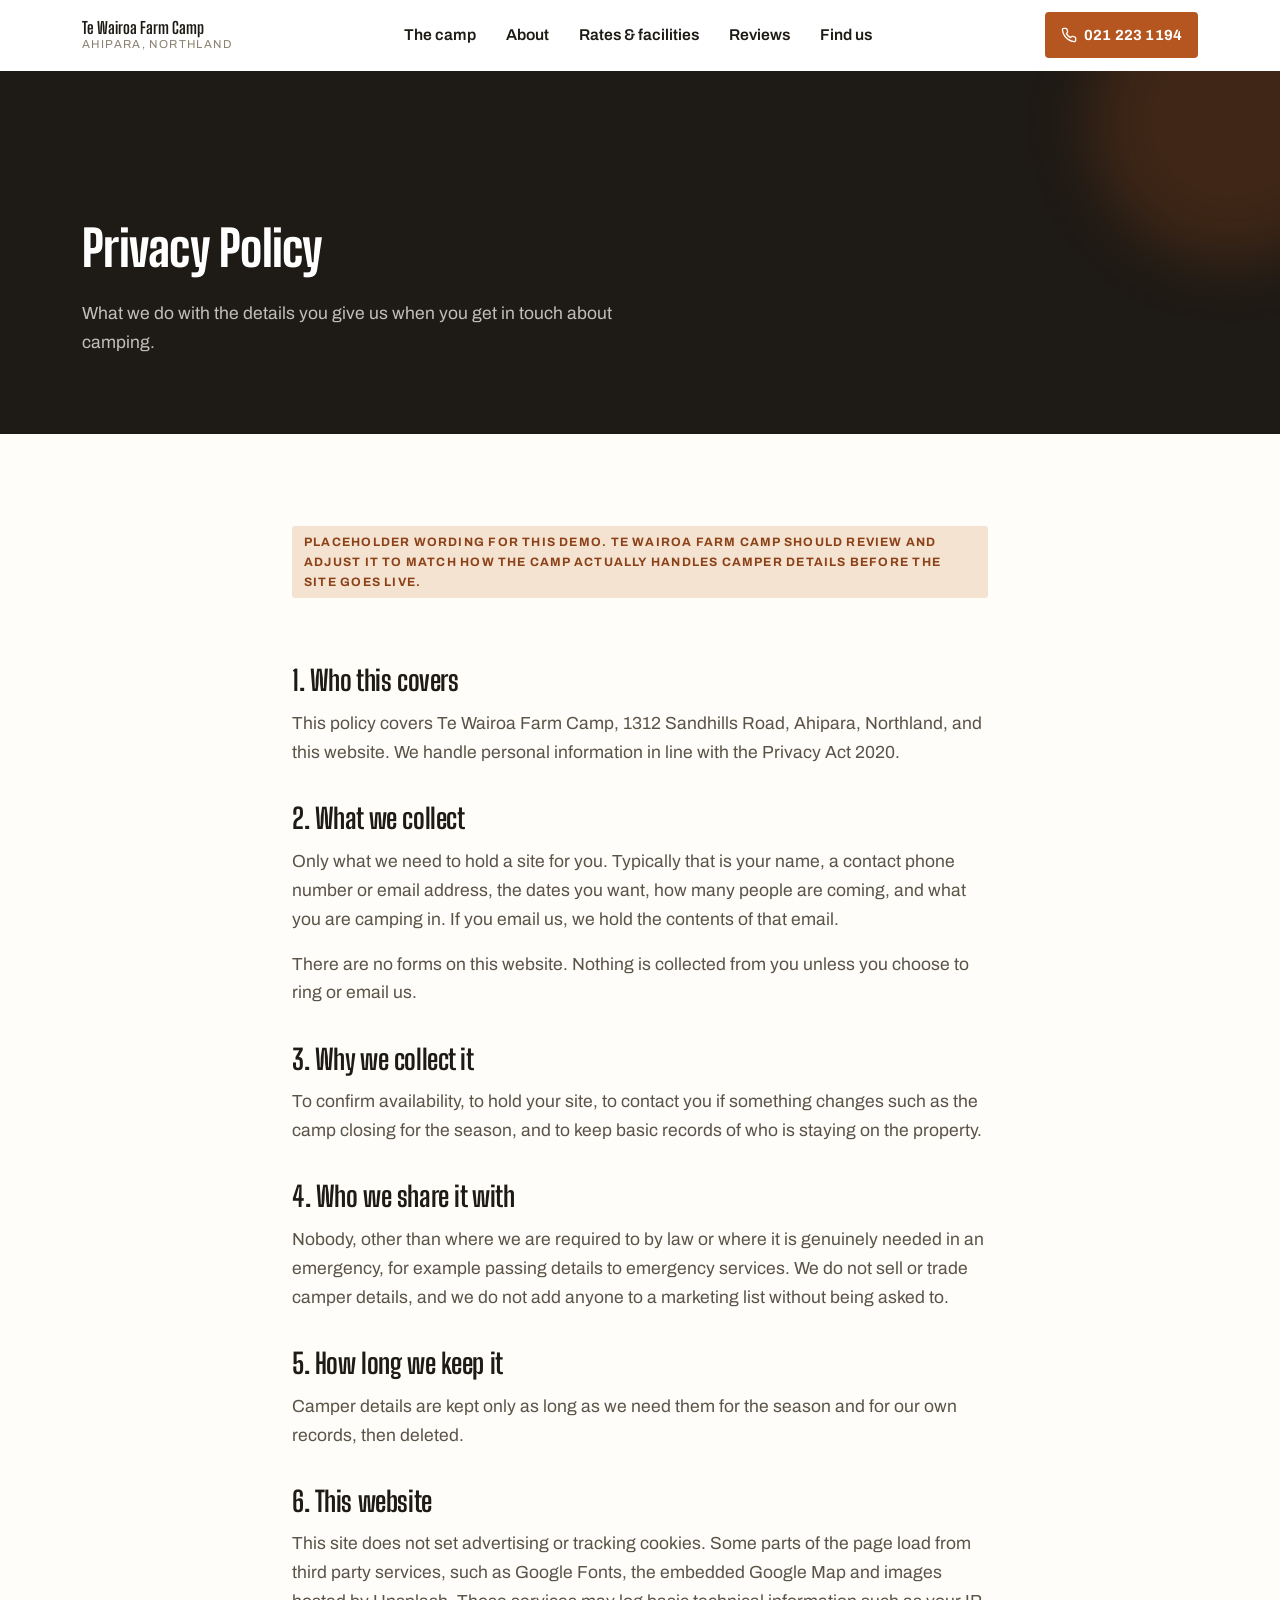
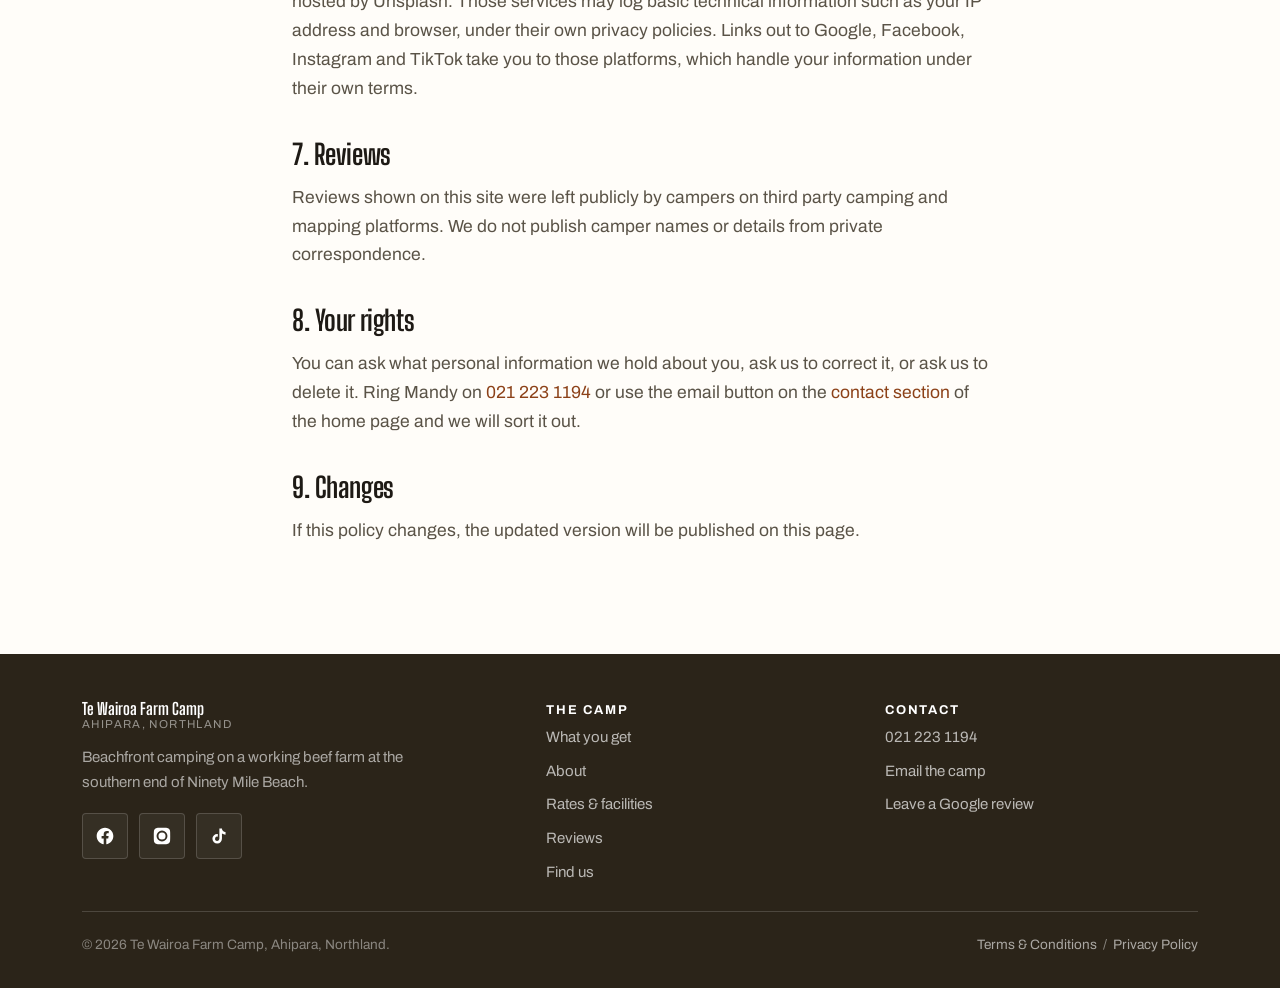
<file: privacy.html>
<!DOCTYPE html>
<html lang="en-NZ">
<head>
<meta charset="utf-8">
<meta name="viewport" content="width=device-width, initial-scale=1">
<title>Privacy Policy | Te Wairoa Farm Camp, Ahipara</title>
<meta name="description" content="How Te Wairoa Farm Camp in Ahipara, Northland handles the personal information campers give us.">
<meta name="theme-color" content="#14231C">
<meta name="robots" content="noindex">
<link rel="icon" href="data:image/svg+xml,%3Csvg xmlns='http://www.w3.org/2000/svg' viewBox='0 0 64 64'%3E%3Crect width='64' height='64' rx='16' fill='%2317864F'/%3E%3Ctext x='32' y='42' font-family='Verdana,sans-serif' font-size='26' font-weight='bold' fill='white' text-anchor='middle'%3ETW%3C/text%3E%3C/svg%3E">
<link rel="preconnect" href="https://fonts.googleapis.com">
<link rel="preconnect" href="https://fonts.gstatic.com" crossorigin>
<link href="https://fonts.googleapis.com/css2?family=Big+Shoulders+Display:wght@500;600;700;800;900&family=Archivo:wght@400;500;600;700&display=swap" rel="stylesheet">
<link rel="stylesheet" href="style.css">
</head>
<body>

<div id="intro">
  <div class="intro-mark">Privacy Policy</div>
  <div class="intro-line"></div>
  <div class="intro-sub">Te Wairoa Farm Camp</div>
</div>

<header class="nav">
  <div class="wrap nav__in">
    <a class="brand" href="index.html">
      <span class="brand__txt">
        <span class="brand__name">Te Wairoa Farm Camp</span>
        <span class="brand__where">Ahipara, Northland</span>
      </span>
    </a>
    <nav class="nav__links" aria-label="Main">
      <a href="index.html#camp">The camp</a>
      <a href="index.html#about">About</a>
      <a href="stay.html">Rates &amp; facilities</a>
      <a href="index.html#reviews">Reviews</a>
      <a href="index.html#find">Find us</a>
    </nav>
    <div style="display:flex;align-items:center;gap:10px">
      <a class="nav__tap" href="tel:+64212231194" aria-label="Call Te Wairoa Farm Camp on 021 223 1194">
        <svg viewBox="0 0 24 24" fill="none" stroke="currentColor" stroke-width="2" stroke-linecap="round" stroke-linejoin="round" aria-hidden="true"><path d="M22 16.92v3a2 2 0 0 1-2.18 2 19.79 19.79 0 0 1-8.63-3.07 19.5 19.5 0 0 1-6-6 19.79 19.79 0 0 1-3.07-8.67A2 2 0 0 1 4.11 2h3a2 2 0 0 1 2 1.72c.13.96.36 1.9.7 2.81a2 2 0 0 1-.45 2.11L8.09 9.91a16 16 0 0 0 6 6l1.27-1.27a2 2 0 0 1 2.11-.45c.91.34 1.85.57 2.81.7A2 2 0 0 1 22 16.92z"/></svg>
        <span>021 223 1194</span>
      </a>
      <button class="burger" aria-label="Open menu" aria-expanded="false"><span></span><span></span><span></span></button>
    </div>
  </div>
  <div class="drawer">
    <a href="index.html#camp">The camp</a>
    <a href="index.html#about">About</a>
    <a href="stay.html">Rates &amp; facilities</a>
    <a href="index.html#reviews">Reviews</a>
    <a href="index.html#find">Find us</a>
    <a class="btn btn--primary btn--block" href="tel:+64212231194">Call Mandy 021 223 1194</a>
  </div>
</header>

<section class="phead">
  <div class="wrap">
    <h1>Privacy Policy</h1>
    <p>What we do with the details you give us when you get in touch about camping.</p>
  </div>
</section>

<section class="section">
  <div class="wrap prose">
    <p class="updated">Placeholder wording for this demo. Te Wairoa Farm Camp should review and adjust it to match how the camp actually handles camper details before the site goes live.</p>

    <h2>1. Who this covers</h2>
    <p>This policy covers Te Wairoa Farm Camp, 1312 Sandhills Road, Ahipara, Northland, and this website. We handle personal information in line with the Privacy Act 2020.</p>

    <h2>2. What we collect</h2>
    <p>Only what we need to hold a site for you. Typically that is your name, a contact phone number or email address, the dates you want, how many people are coming, and what you are camping in. If you email us, we hold the contents of that email.</p>
    <p>There are no forms on this website. Nothing is collected from you unless you choose to ring or email us.</p>

    <h2>3. Why we collect it</h2>
    <p>To confirm availability, to hold your site, to contact you if something changes such as the camp closing for the season, and to keep basic records of who is staying on the property.</p>

    <h2>4. Who we share it with</h2>
    <p>Nobody, other than where we are required to by law or where it is genuinely needed in an emergency, for example passing details to emergency services. We do not sell or trade camper details, and we do not add anyone to a marketing list without being asked to.</p>

    <h2>5. How long we keep it</h2>
    <p>Camper details are kept only as long as we need them for the season and for our own records, then deleted.</p>

    <h2>6. This website</h2>
    <p>This site does not set advertising or tracking cookies. Some parts of the page load from third party services, such as Google Fonts, the embedded Google Map and images hosted by Unsplash. Those services may log basic technical information such as your IP address and browser, under their own privacy policies. Links out to Google, Facebook, Instagram and TikTok take you to those platforms, which handle your information under their own terms.</p>

    <h2>7. Reviews</h2>
    <p>Reviews shown on this site were left publicly by campers on third party camping and mapping platforms. We do not publish camper names or details from private correspondence.</p>

    <h2>8. Your rights</h2>
    <p>You can ask what personal information we hold about you, ask us to correct it, or ask us to delete it. Ring Mandy on <a href="tel:+64212231194">021 223 1194</a> or use the email button on the <a href="index.html#contact">contact section</a> of the home page and we will sort it out.</p>

    <h2>9. Changes</h2>
    <p>If this policy changes, the updated version will be published on this page.</p>
  </div>
</section>

<footer class="foot">
  <div class="wrap">
    <div class="foot__top">
      <div class="foot__brand">
        <div class="brand">
          <span class="brand__txt">
            <span class="brand__name">Te Wairoa Farm Camp</span>
            <span class="brand__where">Ahipara, Northland</span>
          </span>
        </div>
        <p class="foot__blurb">Beachfront camping on a working beef farm at the southern end of Ninety Mile Beach.</p>
        <div class="socials">
          <a href="https://www.facebook.com/TeWairoaCamp/" target="_blank" rel="noopener" aria-label="Te Wairoa Farm Camp on Facebook">
            <svg viewBox="0 0 24 24" fill="currentColor" aria-hidden="true"><path d="M22 12.06C22 6.5 17.52 2 12 2S2 6.5 2 12.06c0 5.02 3.66 9.18 8.44 9.94v-7.03H7.9v-2.91h2.54V9.85c0-2.52 1.5-3.91 3.77-3.91 1.09 0 2.24.2 2.24.2v2.46h-1.26c-1.24 0-1.63.78-1.63 1.57v1.89h2.78l-.45 2.91h-2.33V22c4.78-.76 8.44-4.92 8.44-9.94z"/></svg>
          </a>
          <a href="https://www.instagram.com/explore/search/keyword/?q=Te%20Wairoa%20Farm%20Camp" target="_blank" rel="noopener" aria-label="Search Instagram for Te Wairoa Farm Camp">
            <svg viewBox="0 0 24 24" fill="currentColor" aria-hidden="true"><path d="M12 2.16c3.2 0 3.58.01 4.85.07 1.17.05 1.8.25 2.23.41.56.22.96.48 1.38.9.42.42.68.82.9 1.38.16.42.36 1.06.41 2.23.06 1.27.07 1.65.07 4.85s-.01 3.58-.07 4.85c-.05 1.17-.25 1.8-.41 2.23-.22.56-.48.96-.9 1.38-.42.42-.82.68-1.38.9-.42.16-1.06.36-2.23.41-1.27.06-1.65.07-4.85.07s-3.58-.01-4.85-.07c-1.17-.05-1.8-.25-2.23-.41-.56-.22-.96-.48-1.38-.9-.42-.42-.68-.82-.9-1.38-.16-.42-.36-1.06-.41-2.23C2.17 15.58 2.16 15.2 2.16 12s.01-3.58.07-4.85c.05-1.17.25-1.8.41-2.23.22-.56.48-.96.9-1.38.42-.42.82-.68 1.38-.9.42-.16 1.06-.36 2.23-.41C8.42 2.17 8.8 2.16 12 2.16zm0 3.29A6.55 6.55 0 1 0 18.55 12 6.55 6.55 0 0 0 12 5.45zm0 10.8A4.25 4.25 0 1 1 16.25 12 4.25 4.25 0 0 1 12 16.25zm8.34-11.06a1.53 1.53 0 1 1-1.53-1.53 1.53 1.53 0 0 1 1.53 1.53z"/></svg>
          </a>
          <a href="https://www.tiktok.com/search?q=Te%20Wairoa%20Farm%20Camp" target="_blank" rel="noopener" aria-label="Search TikTok for Te Wairoa Farm Camp">
            <svg viewBox="0 0 24 24" fill="currentColor" aria-hidden="true"><path d="M16.6 5.82A4.28 4.28 0 0 1 15.54 3h-3.09v12.4a2.59 2.59 0 0 1-2.59 2.5 2.59 2.59 0 1 1 .72-5.08v-3.2a5.73 5.73 0 0 0-.72-.05A5.73 5.73 0 1 0 15.54 15V9.01a7.35 7.35 0 0 0 4.3 1.38V7.3a4.29 4.29 0 0 1-3.24-1.48z"/></svg>
          </a>
        </div>
      </div>
      <div>
        <p class="foot__h">The camp</p>
        <nav class="foot__nav" aria-label="Footer">
          <a href="index.html#camp">What you get</a>
          <a href="index.html#about">About</a>
          <a href="stay.html">Rates &amp; facilities</a>
          <a href="index.html#reviews">Reviews</a>
          <a href="index.html#find">Find us</a>
        </nav>
      </div>
      <div>
        <p class="foot__h">Contact</p>
        <nav class="foot__nav" aria-label="Contact">
          <a href="tel:+64212231194">021 223 1194</a>
          <a href="#" data-gmail data-user="mandyhudson30" data-domain="gmail.com" data-su="Camping%20at%20Te%20Wairoa%20Farm%20Camp" data-body="Hi%20Mandy%2C%0A%0A">Email the camp</a>
          <a href="https://www.google.com/maps/search/?api=1&amp;query=Te+Wairoa+Farm+Camp+1312+Sandhills+Road+Ahipara" target="_blank" rel="noopener">Leave a Google review</a>
        </nav>
      </div>
    </div>
    <div class="foot__bottom">
      <span>&copy; <span id="yr">2026</span> Te Wairoa Farm Camp, Ahipara, Northland.</span>
      <span><a href="terms.html">Terms &amp; Conditions</a> &nbsp;/&nbsp; <a href="privacy.html">Privacy Policy</a></span>
    </div>
  </div>
</footer>

<script>document.getElementById('yr').textContent=new Date().getFullYear();</script>
<script src="script.js"></script>
</body>
</html>
</file>
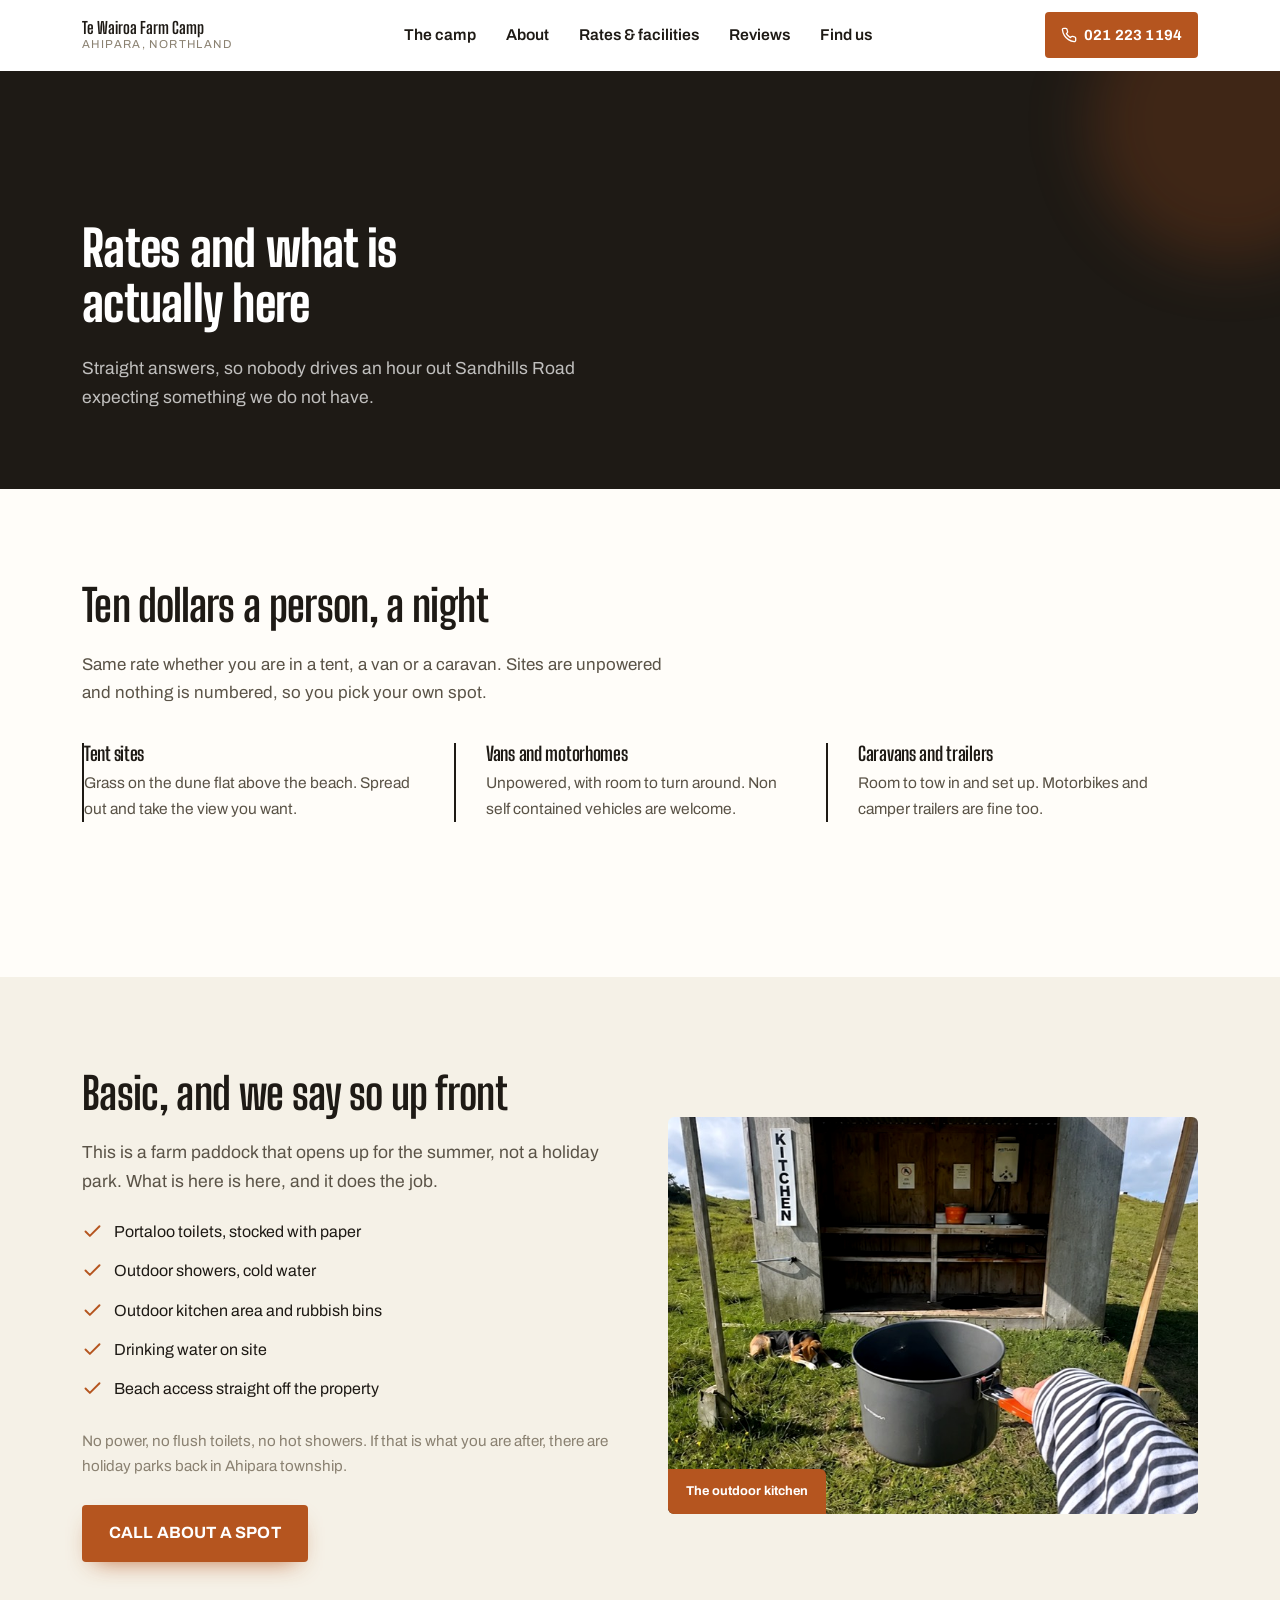
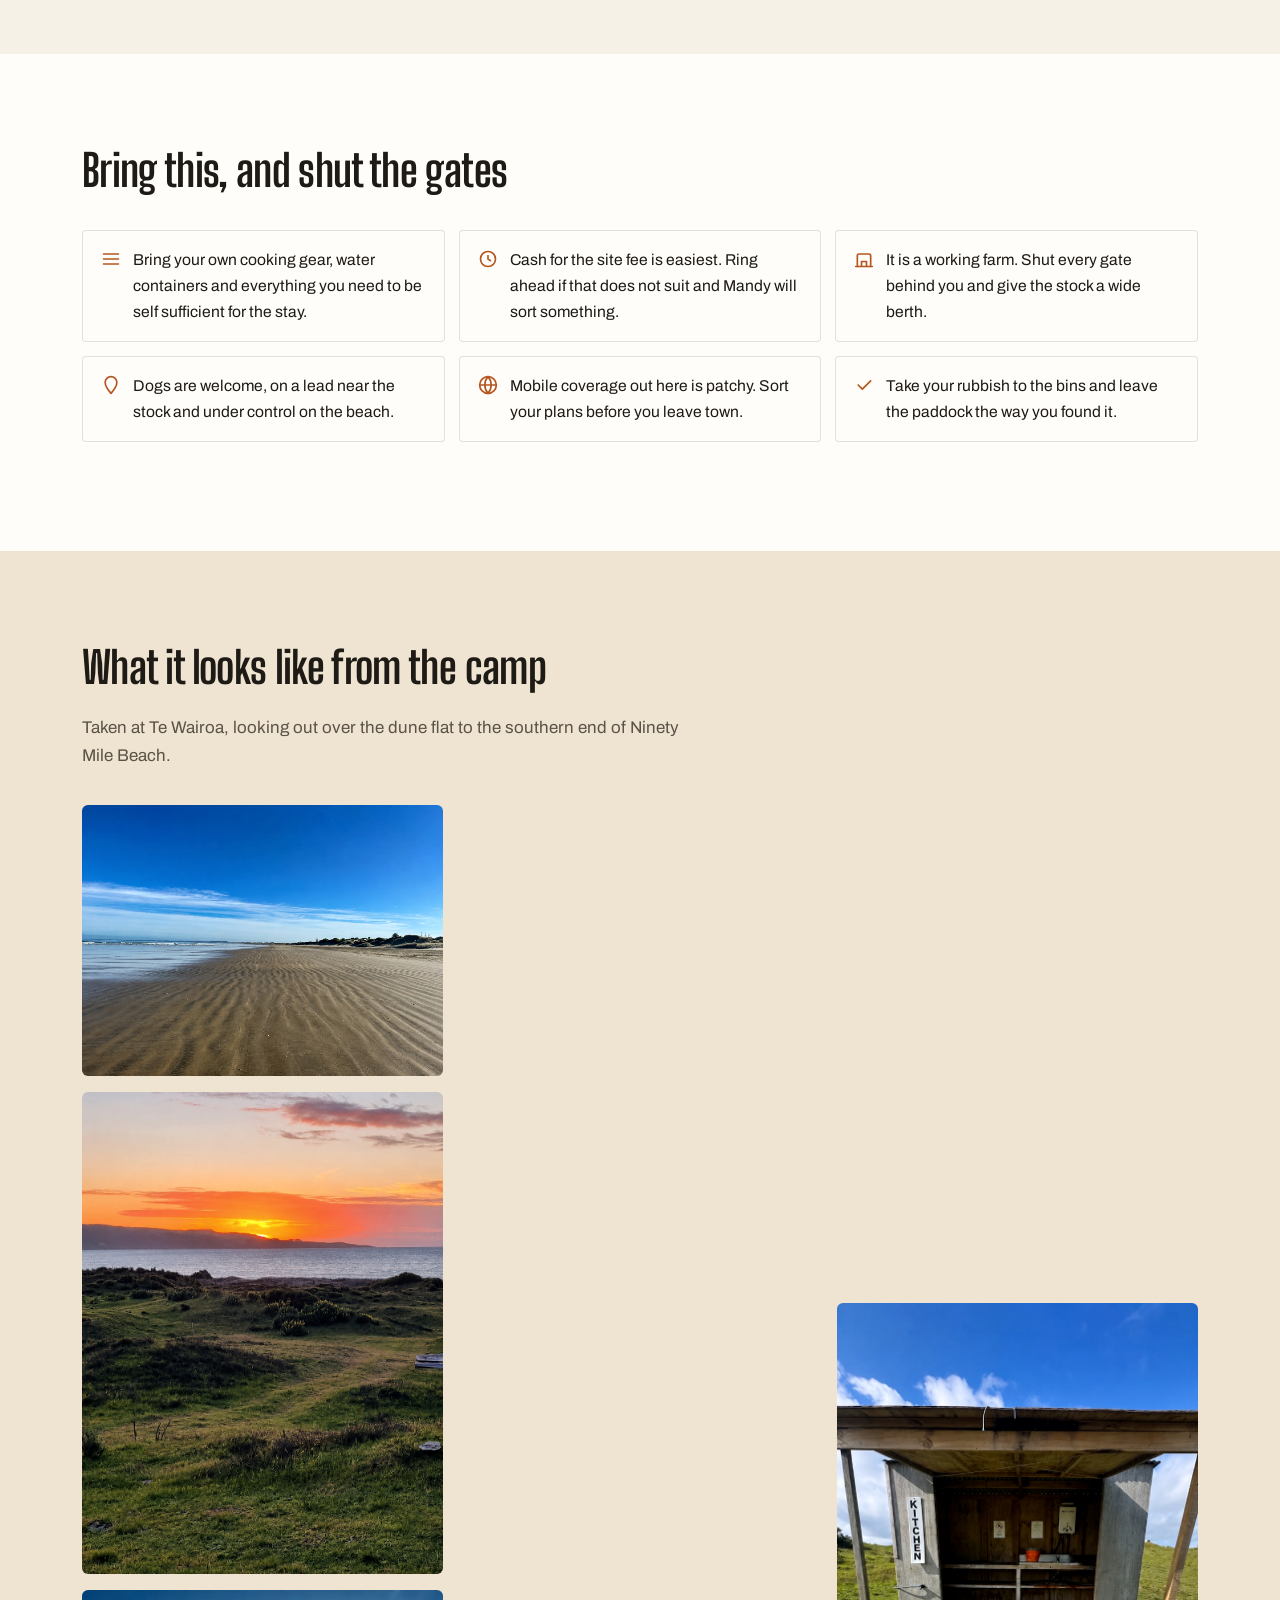
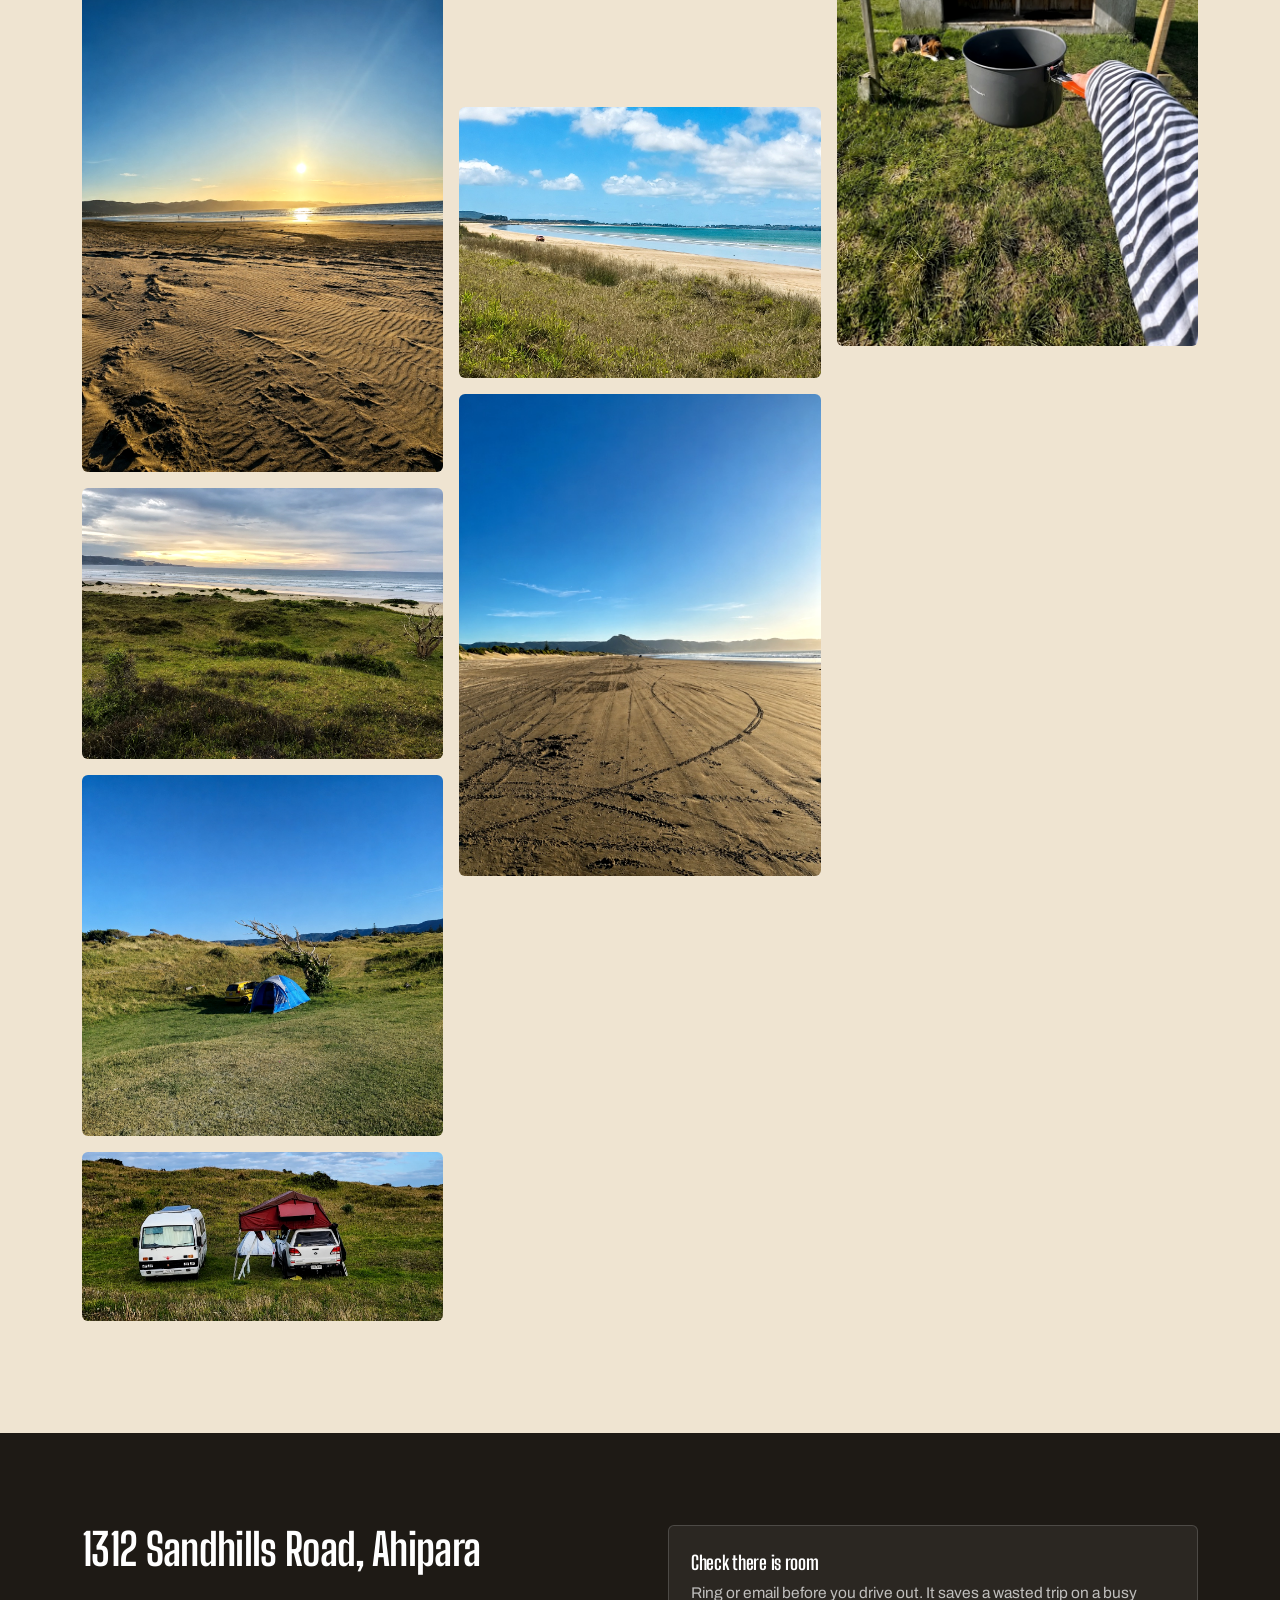
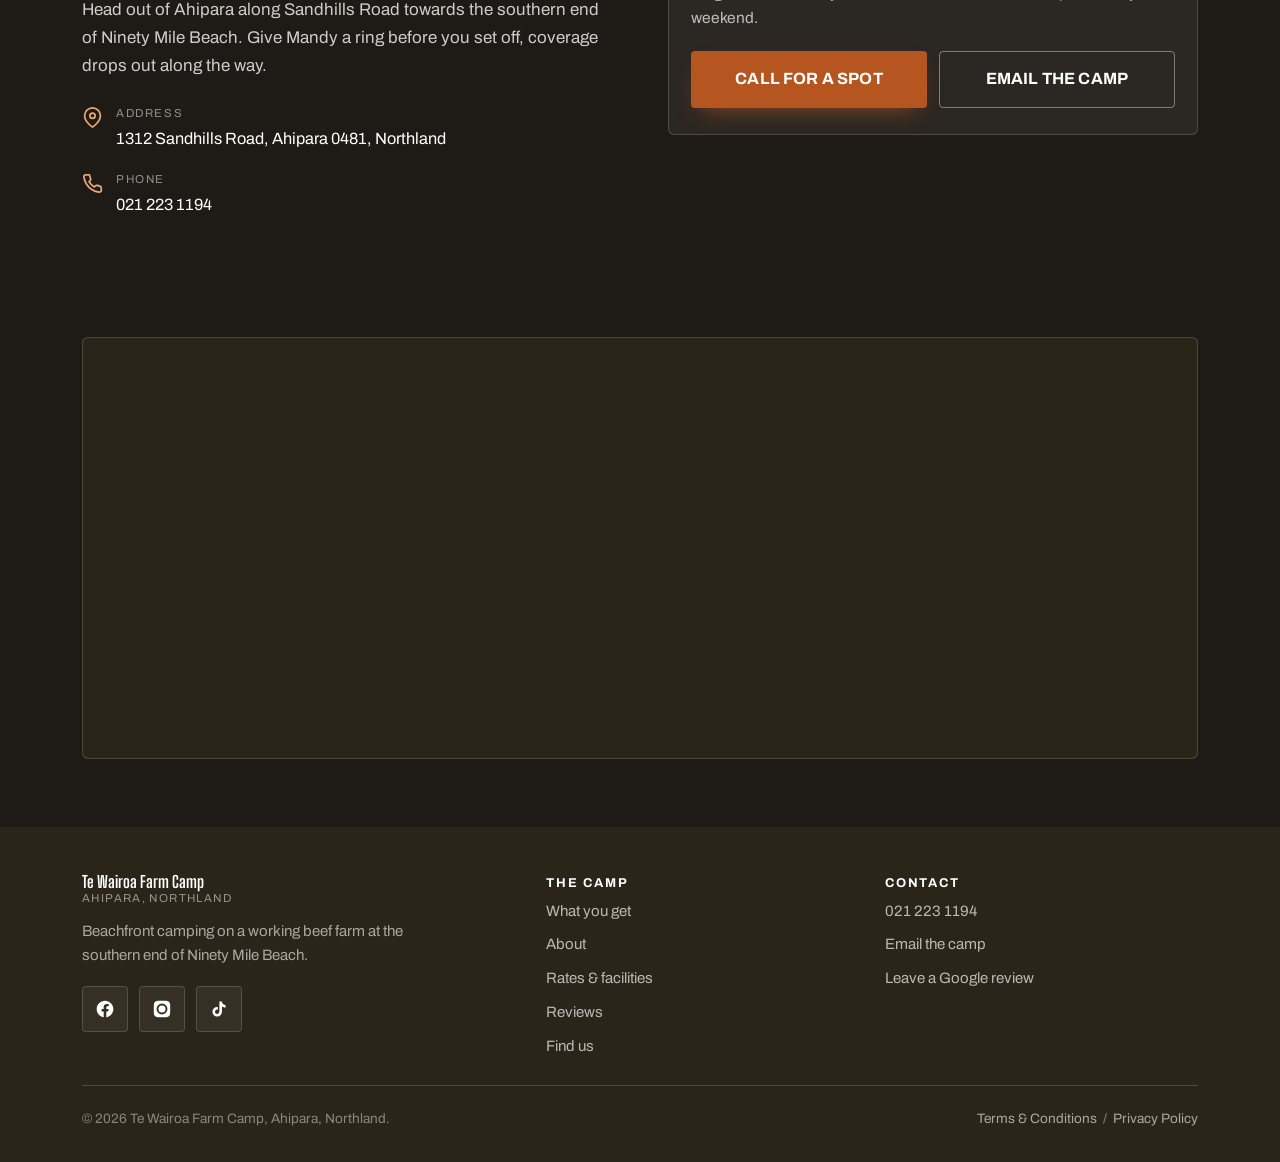
<file: stay.html>
<!DOCTYPE html>
<html lang="en-NZ">
<head>
<meta charset="utf-8">
<meta name="viewport" content="width=device-width, initial-scale=1">
<title>Rates &amp; Facilities | Te Wairoa Farm Camp, Ahipara</title>
<meta name="description" content="What it costs and what is actually here at Te Wairoa Farm Camp, Ahipara. Ten dollars a person a night, portaloo toilets, outdoor showers, an outdoor kitchen and Ninety Mile Beach out the front.">
<meta name="theme-color" content="#14231C">
<meta property="og:type" content="website">
<meta property="og:title" content="Rates &amp; Facilities | Te Wairoa Farm Camp">
<meta property="og:description" content="Ten dollars a person a night. Basic facilities, beach frontage, dogs welcome.">
<meta property="og:image" content="https://te-wairoa-farm-camp-demo.vercel.app/img/dune-sunset.jpg">
<link rel="icon" href="data:image/svg+xml,%3Csvg xmlns='http://www.w3.org/2000/svg' viewBox='0 0 64 64'%3E%3Crect width='64' height='64' rx='16' fill='%2317864F'/%3E%3Ctext x='32' y='42' font-family='Verdana,sans-serif' font-size='26' font-weight='bold' fill='white' text-anchor='middle'%3ETW%3C/text%3E%3C/svg%3E">
<link rel="preconnect" href="https://fonts.googleapis.com">
<link rel="preconnect" href="https://fonts.gstatic.com" crossorigin>
<link href="https://fonts.googleapis.com/css2?family=Big+Shoulders+Display:wght@500;600;700;800;900&family=Archivo:wght@400;500;600;700&display=swap" rel="stylesheet">
<link rel="stylesheet" href="style.css">
</head>
<body>

<div id="intro">
  <div class="intro-mark">Rates &amp; facilities</div>
  <div class="intro-line"></div>
  <div class="intro-sub">Te Wairoa Farm Camp</div>
</div>

<header class="nav">
  <div class="wrap nav__in">
    <a class="brand" href="index.html">
      <span class="brand__txt">
        <span class="brand__name">Te Wairoa Farm Camp</span>
        <span class="brand__where">Ahipara, Northland</span>
      </span>
    </a>
    <nav class="nav__links" aria-label="Main">
      <a href="index.html#camp">The camp</a>
      <a href="index.html#about">About</a>
      <a href="stay.html">Rates &amp; facilities</a>
      <a href="index.html#reviews">Reviews</a>
      <a href="index.html#find">Find us</a>
    </nav>
    <div style="display:flex;align-items:center;gap:10px">
      <a class="nav__tap" href="tel:+64212231194" aria-label="Call Te Wairoa Farm Camp on 021 223 1194">
        <svg viewBox="0 0 24 24" fill="none" stroke="currentColor" stroke-width="2" stroke-linecap="round" stroke-linejoin="round" aria-hidden="true"><path d="M22 16.92v3a2 2 0 0 1-2.18 2 19.79 19.79 0 0 1-8.63-3.07 19.5 19.5 0 0 1-6-6 19.79 19.79 0 0 1-3.07-8.67A2 2 0 0 1 4.11 2h3a2 2 0 0 1 2 1.72c.13.96.36 1.9.7 2.81a2 2 0 0 1-.45 2.11L8.09 9.91a16 16 0 0 0 6 6l1.27-1.27a2 2 0 0 1 2.11-.45c.91.34 1.85.57 2.81.7A2 2 0 0 1 22 16.92z"/></svg>
        <span>021 223 1194</span>
      </a>
      <button class="burger" aria-label="Open menu" aria-expanded="false"><span></span><span></span><span></span></button>
    </div>
  </div>
  <div class="drawer">
    <a href="index.html#camp">The camp</a>
    <a href="index.html#about">About</a>
    <a href="stay.html">Rates &amp; facilities</a>
    <a href="index.html#reviews">Reviews</a>
    <a href="index.html#find">Find us</a>
    <a class="btn btn--primary btn--block" href="tel:+64212231194">Call Mandy 021 223 1194</a>
  </div>
</header>

<section class="phead">
  <div class="wrap">
    <h1>Rates and what is actually here</h1>
    <p>Straight answers, so nobody drives an hour out Sandhills Road expecting something we do not have.</p>
  </div>
</section>

<section class="section">
  <div class="wrap">
    <div class="head rv">
      <h2>Ten dollars a person, a night</h2>
      <p class="lede">Same rate whether you are in a tent, a van or a caravan. Sites are unpowered and nothing is numbered, so you pick your own spot.</p>
    </div>

    <ul class="site-types rv">
      <li>
        <h3>Tent sites</h3>
        <p>Grass on the dune flat above the beach. Spread out and take the view you want.</p>
      </li>
      <li>
        <h3>Vans and motorhomes</h3>
        <p>Unpowered, with room to turn around. Non self contained vehicles are welcome.</p>
      </li>
      <li>
        <h3>Caravans and trailers</h3>
        <p>Room to tow in and set up. Motorbikes and camper trailers are fine too.</p>
      </li>
    </ul>

    <p class="rv" style="margin-top:22px;color:var(--muted);font-size:.95rem">Paid on site. Ring Mandy first on 021 223 1194 to check the camp is open and there is room.</p>
  </div>
</section>

<section class="section section--bone">
  <div class="wrap">
    <div class="split">
      <div class="rv">
        <h2>Basic, and we say so up front</h2>
        <p>This is a farm paddock that opens up for the summer, not a holiday park. What is here is here, and it does the job.</p>
        <ul class="checks">
          <li><svg viewBox="0 0 24 24" fill="none" stroke="currentColor" stroke-width="2.2" stroke-linecap="round" stroke-linejoin="round" aria-hidden="true"><path d="M20 6L9 17l-5-5"/></svg>Portaloo toilets, stocked with paper</li>
          <li><svg viewBox="0 0 24 24" fill="none" stroke="currentColor" stroke-width="2.2" stroke-linecap="round" stroke-linejoin="round" aria-hidden="true"><path d="M20 6L9 17l-5-5"/></svg>Outdoor showers, cold water</li>
          <li><svg viewBox="0 0 24 24" fill="none" stroke="currentColor" stroke-width="2.2" stroke-linecap="round" stroke-linejoin="round" aria-hidden="true"><path d="M20 6L9 17l-5-5"/></svg>Outdoor kitchen area and rubbish bins</li>
          <li><svg viewBox="0 0 24 24" fill="none" stroke="currentColor" stroke-width="2.2" stroke-linecap="round" stroke-linejoin="round" aria-hidden="true"><path d="M20 6L9 17l-5-5"/></svg>Drinking water on site</li>
          <li><svg viewBox="0 0 24 24" fill="none" stroke="currentColor" stroke-width="2.2" stroke-linecap="round" stroke-linejoin="round" aria-hidden="true"><path d="M20 6L9 17l-5-5"/></svg>Beach access straight off the property</li>
        </ul>
        <p style="color:var(--muted);font-size:.95rem;margin-bottom:26px">No power, no flush toilets, no hot showers. If that is what you are after, there are holiday parks back in Ahipara township.</p>
        <a class="btn btn--primary" href="tel:+64212231194">Call about a spot</a>
      </div>
      <div class="figure rv">
        <img src="img/outdoor-kitchen.jpg" alt="The outdoor kitchen shelter at Te Wairoa Farm Camp with a pot on the bench" width="731" height="1300" loading="lazy" decoding="async">
        <span class="figure__tag">The outdoor kitchen</span>
      </div>
    </div>
  </div>
</section>

<section class="section">
  <div class="wrap">
    <div class="head rv">
      <h2>Bring this, and shut the gates</h2>
    </div>
    <ul class="facts">
      <li class="rv"><svg viewBox="0 0 24 24" fill="none" stroke="currentColor" stroke-width="2" stroke-linecap="round" stroke-linejoin="round" aria-hidden="true"><path d="M3 6h18M3 12h18M3 18h18"/></svg>Bring your own cooking gear, water containers and everything you need to be self sufficient for the stay.</li>
      <li class="rv"><svg viewBox="0 0 24 24" fill="none" stroke="currentColor" stroke-width="2" stroke-linecap="round" stroke-linejoin="round" aria-hidden="true"><circle cx="12" cy="12" r="9"/><path d="M12 8v4l3 2"/></svg>Cash for the site fee is easiest. Ring ahead if that does not suit and Mandy will sort something.</li>
      <li class="rv"><svg viewBox="0 0 24 24" fill="none" stroke="currentColor" stroke-width="2" stroke-linecap="round" stroke-linejoin="round" aria-hidden="true"><path d="M4 21V8a2 2 0 0 1 2-2h12a2 2 0 0 1 2 2v13"/><path d="M2 21h20M9 21v-6h6v6"/></svg>It is a working farm. Shut every gate behind you and give the stock a wide berth.</li>
      <li class="rv"><svg viewBox="0 0 24 24" fill="none" stroke="currentColor" stroke-width="2" stroke-linecap="round" stroke-linejoin="round" aria-hidden="true"><path d="M12 2a7 7 0 0 0-7 7c0 5 7 13 7 13s7-8 7-13a7 7 0 0 0-7-7z"/></svg>Dogs are welcome, on a lead near the stock and under control on the beach.</li>
      <li class="rv"><svg viewBox="0 0 24 24" fill="none" stroke="currentColor" stroke-width="2" stroke-linecap="round" stroke-linejoin="round" aria-hidden="true"><path d="M2 12h20"/><path d="M12 2a15 15 0 0 1 0 20 15 15 0 0 1 0-20z"/><circle cx="12" cy="12" r="10"/></svg>Mobile coverage out here is patchy. Sort your plans before you leave town.</li>
      <li class="rv"><svg viewBox="0 0 24 24" fill="none" stroke="currentColor" stroke-width="2" stroke-linecap="round" stroke-linejoin="round" aria-hidden="true"><path d="M5 12l5 5L20 7"/></svg>Take your rubbish to the bins and leave the paddock the way you found it.</li>
    </ul>
  </div>
</section>

<section class="section section--bone2">
  <div class="wrap">
    <div class="head rv">
      <h2>What it looks like from the camp</h2>
      <p class="lede">Taken at Te Wairoa, looking out over the dune flat to the southern end of Ninety Mile Beach.</p>
    </div>
    <div class="masonry rv">
      <img src="img/ninety-mile-beach.jpg" alt="Ninety Mile Beach and the surf seen from the dune flat at Te Wairoa Farm Camp" width="1400" height="1050" loading="lazy" decoding="async">
      <img src="img/dune-sunset.jpg" alt="Sunset over the sea from the dune track at Te Wairoa" width="900" height="1200" loading="lazy" decoding="async">
      <img src="img/golden-hour.jpg" alt="Golden hour light over the sand at the southern end of Ninety Mile Beach" width="1050" height="1400" loading="lazy" decoding="async">
      <img src="img/evening-sky.jpg" alt="Cloudy evening sunset over the sea, seen from the camping paddock" width="1300" height="975" loading="lazy" decoding="async">
      <img src="img/tent-site.jpg" alt="A blue tent and a van pitched on the grass paddock at Te Wairoa" width="1300" height="1300" loading="lazy" decoding="async">
      <img src="img/van-and-tent.jpg" alt="A campervan and a rooftop tent set up on the grass campsite" width="1300" height="607" loading="lazy" decoding="async">
      <img src="img/campsite.jpg" alt="A campervan and a rooftop tent set up on the grass paddock at Te Wairoa" width="1300" height="607" loading="lazy" decoding="async">
      <img src="img/surfcasting.jpg" alt="A surfcaster casting a line into the breakers at Te Wairoa" width="975" height="1300" loading="lazy" decoding="async">
      <img src="img/surfer.jpg" alt="A surfer wading into the water at golden hour" width="1300" height="731" loading="lazy" decoding="async">
      <img src="img/beach-drive.jpg" alt="A car driving along the wet sand at low tide, Ninety Mile Beach" width="1300" height="975" loading="lazy" decoding="async">
      <img src="img/beach-tracks.jpg" alt="Vehicle tracks in the sand at the southern end of Ninety Mile Beach" width="975" height="1300" loading="lazy" decoding="async">
      <img src="img/beach-gate.jpg" alt="The farm gate opening straight onto the sand at Ninety Mile Beach" width="900" height="1200" loading="lazy" decoding="async">
      <img src="img/outdoor-kitchen.jpg" alt="The outdoor kitchen shelter with a pot on the bench, ready for cooking" width="731" height="1300" loading="lazy" decoding="async">
      <img src="img/kitchen-shed.jpg" alt="The outdoor kitchen shed, set up on the grass paddock" width="900" height="1200" loading="lazy" decoding="async">
      <img src="img/outdoor-shower.jpg" alt="The outdoor shower block at Te Wairoa Farm Camp" width="900" height="1200" loading="lazy" decoding="async">
    </div>
  </div>
</section>

<section class="section section--ink">
  <div class="wrap">
    <div class="contact__grid">
      <div class="rv">
        <h2>1312 Sandhills Road, Ahipara</h2>
        <p class="lede" style="margin-bottom:24px">Head out of Ahipara along Sandhills Road towards the southern end of Ninety Mile Beach. Give Mandy a ring before you set off, coverage drops out along the way.</p>
        <ul class="info">
          <li>
            <svg viewBox="0 0 24 24" fill="none" stroke="currentColor" stroke-width="2" stroke-linecap="round" stroke-linejoin="round" aria-hidden="true"><path d="M21 10c0 7-9 13-9 13s-9-6-9-13a9 9 0 0 1 18 0z"/><circle cx="12" cy="10" r="3"/></svg>
            <span><span class="info__k">Address</span><span class="info__v">1312 Sandhills Road, Ahipara 0481, Northland</span></span>
          </li>
          <li>
            <svg viewBox="0 0 24 24" fill="none" stroke="currentColor" stroke-width="2" stroke-linecap="round" stroke-linejoin="round" aria-hidden="true"><path d="M22 16.92v3a2 2 0 0 1-2.18 2 19.79 19.79 0 0 1-8.63-3.07 19.5 19.5 0 0 1-6-6 19.79 19.79 0 0 1-3.07-8.67A2 2 0 0 1 4.11 2h3a2 2 0 0 1 2 1.72c.13.96.36 1.9.7 2.81a2 2 0 0 1-.45 2.11L8.09 9.91a16 16 0 0 0 6 6l1.27-1.27a2 2 0 0 1 2.11-.45c.91.34 1.85.57 2.81.7A2 2 0 0 1 22 16.92z"/></svg>
            <span><span class="info__k">Phone</span><a class="info__v" href="tel:+64212231194">021 223 1194</a></span>
          </li>
        </ul>
      </div>
      <div class="rv">
        <div class="contact__box">
          <h3>Check there is room</h3>
          <p>Ring or email before you drive out. It saves a wasted trip on a busy weekend.</p>
          <div class="contact__btns">
            <a class="btn btn--primary btn--block" href="tel:+64212231194">Call for a spot</a>
            <a class="btn btn--outline-light btn--block" href="#" data-gmail data-user="mandyhudson30" data-domain="gmail.com"
               data-su="Camping%20at%20Te%20Wairoa%20Farm%20Camp"
               data-body="Hi%20Mandy%2C%0A%0AI%27d%20like%20to%20camp%20at%20Te%20Wairoa.%0A%0ADates%3A%20%0ANumber%20of%20people%3A%20%0ATent%2C%20van%20or%20caravan%3A%20%0ABringing%20a%20dog%3A%20%0A%0AThanks%2C%0A">Email the camp</a>
          </div>
        </div>
      </div>
    </div>
  </div>
</section>

<section class="map">
  <div class="wrap">
    <div class="map__frame rv">
      <iframe
        title="Map showing Te Wairoa Farm Camp, 1312 Sandhills Road, Ahipara"
        src="https://maps.google.com/maps?q=1312%20Sandhills%20Road%2C%20Ahipara%2C%20Northland%2C%20New%20Zealand&amp;t=&amp;z=13&amp;ie=UTF8&amp;iwloc=&amp;output=embed"
        loading="lazy" referrerpolicy="no-referrer-when-downgrade" allowfullscreen></iframe>
    </div>
  </div>
</section>

<footer class="foot">
  <div class="wrap">
    <div class="foot__top">
      <div class="foot__brand">
        <div class="brand">
          <span class="brand__txt">
            <span class="brand__name">Te Wairoa Farm Camp</span>
            <span class="brand__where">Ahipara, Northland</span>
          </span>
        </div>
        <p class="foot__blurb">Beachfront camping on a working beef farm at the southern end of Ninety Mile Beach.</p>
        <div class="socials">
          <a href="https://www.facebook.com/TeWairoaCamp/" target="_blank" rel="noopener" aria-label="Te Wairoa Farm Camp on Facebook">
            <svg viewBox="0 0 24 24" fill="currentColor" aria-hidden="true"><path d="M22 12.06C22 6.5 17.52 2 12 2S2 6.5 2 12.06c0 5.02 3.66 9.18 8.44 9.94v-7.03H7.9v-2.91h2.54V9.85c0-2.52 1.5-3.91 3.77-3.91 1.09 0 2.24.2 2.24.2v2.46h-1.26c-1.24 0-1.63.78-1.63 1.57v1.89h2.78l-.45 2.91h-2.33V22c4.78-.76 8.44-4.92 8.44-9.94z"/></svg>
          </a>
          <a href="https://www.instagram.com/explore/search/keyword/?q=Te%20Wairoa%20Farm%20Camp" target="_blank" rel="noopener" aria-label="Search Instagram for Te Wairoa Farm Camp">
            <svg viewBox="0 0 24 24" fill="currentColor" aria-hidden="true"><path d="M12 2.16c3.2 0 3.58.01 4.85.07 1.17.05 1.8.25 2.23.41.56.22.96.48 1.38.9.42.42.68.82.9 1.38.16.42.36 1.06.41 2.23.06 1.27.07 1.65.07 4.85s-.01 3.58-.07 4.85c-.05 1.17-.25 1.8-.41 2.23-.22.56-.48.96-.9 1.38-.42.42-.82.68-1.38.9-.42.16-1.06.36-2.23.41-1.27.06-1.65.07-4.85.07s-3.58-.01-4.85-.07c-1.17-.05-1.8-.25-2.23-.41-.56-.22-.96-.48-1.38-.9-.42-.42-.68-.82-.9-1.38-.16-.42-.36-1.06-.41-2.23C2.17 15.58 2.16 15.2 2.16 12s.01-3.58.07-4.85c.05-1.17.25-1.8.41-2.23.22-.56.48-.96.9-1.38.42-.42.82-.68 1.38-.9.42-.16 1.06-.36 2.23-.41C8.42 2.17 8.8 2.16 12 2.16zm0 3.29A6.55 6.55 0 1 0 18.55 12 6.55 6.55 0 0 0 12 5.45zm0 10.8A4.25 4.25 0 1 1 16.25 12 4.25 4.25 0 0 1 12 16.25zm8.34-11.06a1.53 1.53 0 1 1-1.53-1.53 1.53 1.53 0 0 1 1.53 1.53z"/></svg>
          </a>
          <a href="https://www.tiktok.com/search?q=Te%20Wairoa%20Farm%20Camp" target="_blank" rel="noopener" aria-label="Search TikTok for Te Wairoa Farm Camp">
            <svg viewBox="0 0 24 24" fill="currentColor" aria-hidden="true"><path d="M16.6 5.82A4.28 4.28 0 0 1 15.54 3h-3.09v12.4a2.59 2.59 0 0 1-2.59 2.5 2.59 2.59 0 1 1 .72-5.08v-3.2a5.73 5.73 0 0 0-.72-.05A5.73 5.73 0 1 0 15.54 15V9.01a7.35 7.35 0 0 0 4.3 1.38V7.3a4.29 4.29 0 0 1-3.24-1.48z"/></svg>
          </a>
        </div>
      </div>
      <div>
        <p class="foot__h">The camp</p>
        <nav class="foot__nav" aria-label="Footer">
          <a href="index.html#camp">What you get</a>
          <a href="index.html#about">About</a>
          <a href="stay.html">Rates &amp; facilities</a>
          <a href="index.html#reviews">Reviews</a>
          <a href="index.html#find">Find us</a>
        </nav>
      </div>
      <div>
        <p class="foot__h">Contact</p>
        <nav class="foot__nav" aria-label="Contact">
          <a href="tel:+64212231194">021 223 1194</a>
          <a href="#" data-gmail data-user="mandyhudson30" data-domain="gmail.com" data-su="Camping%20at%20Te%20Wairoa%20Farm%20Camp" data-body="Hi%20Mandy%2C%0A%0A">Email the camp</a>
          <a href="https://www.google.com/maps/search/?api=1&amp;query=Te+Wairoa+Farm+Camp+1312+Sandhills+Road+Ahipara" target="_blank" rel="noopener">Leave a Google review</a>
        </nav>
      </div>
    </div>
    <div class="foot__bottom">
      <span>&copy; <span id="yr">2026</span> Te Wairoa Farm Camp, Ahipara, Northland.</span>
      <span><a href="terms.html">Terms &amp; Conditions</a> &nbsp;/&nbsp; <a href="privacy.html">Privacy Policy</a></span>
    </div>
  </div>
</footer>

<script>document.getElementById('yr').textContent=new Date().getFullYear();</script>
<script src="script.js"></script>
</body>
</html>
</file>
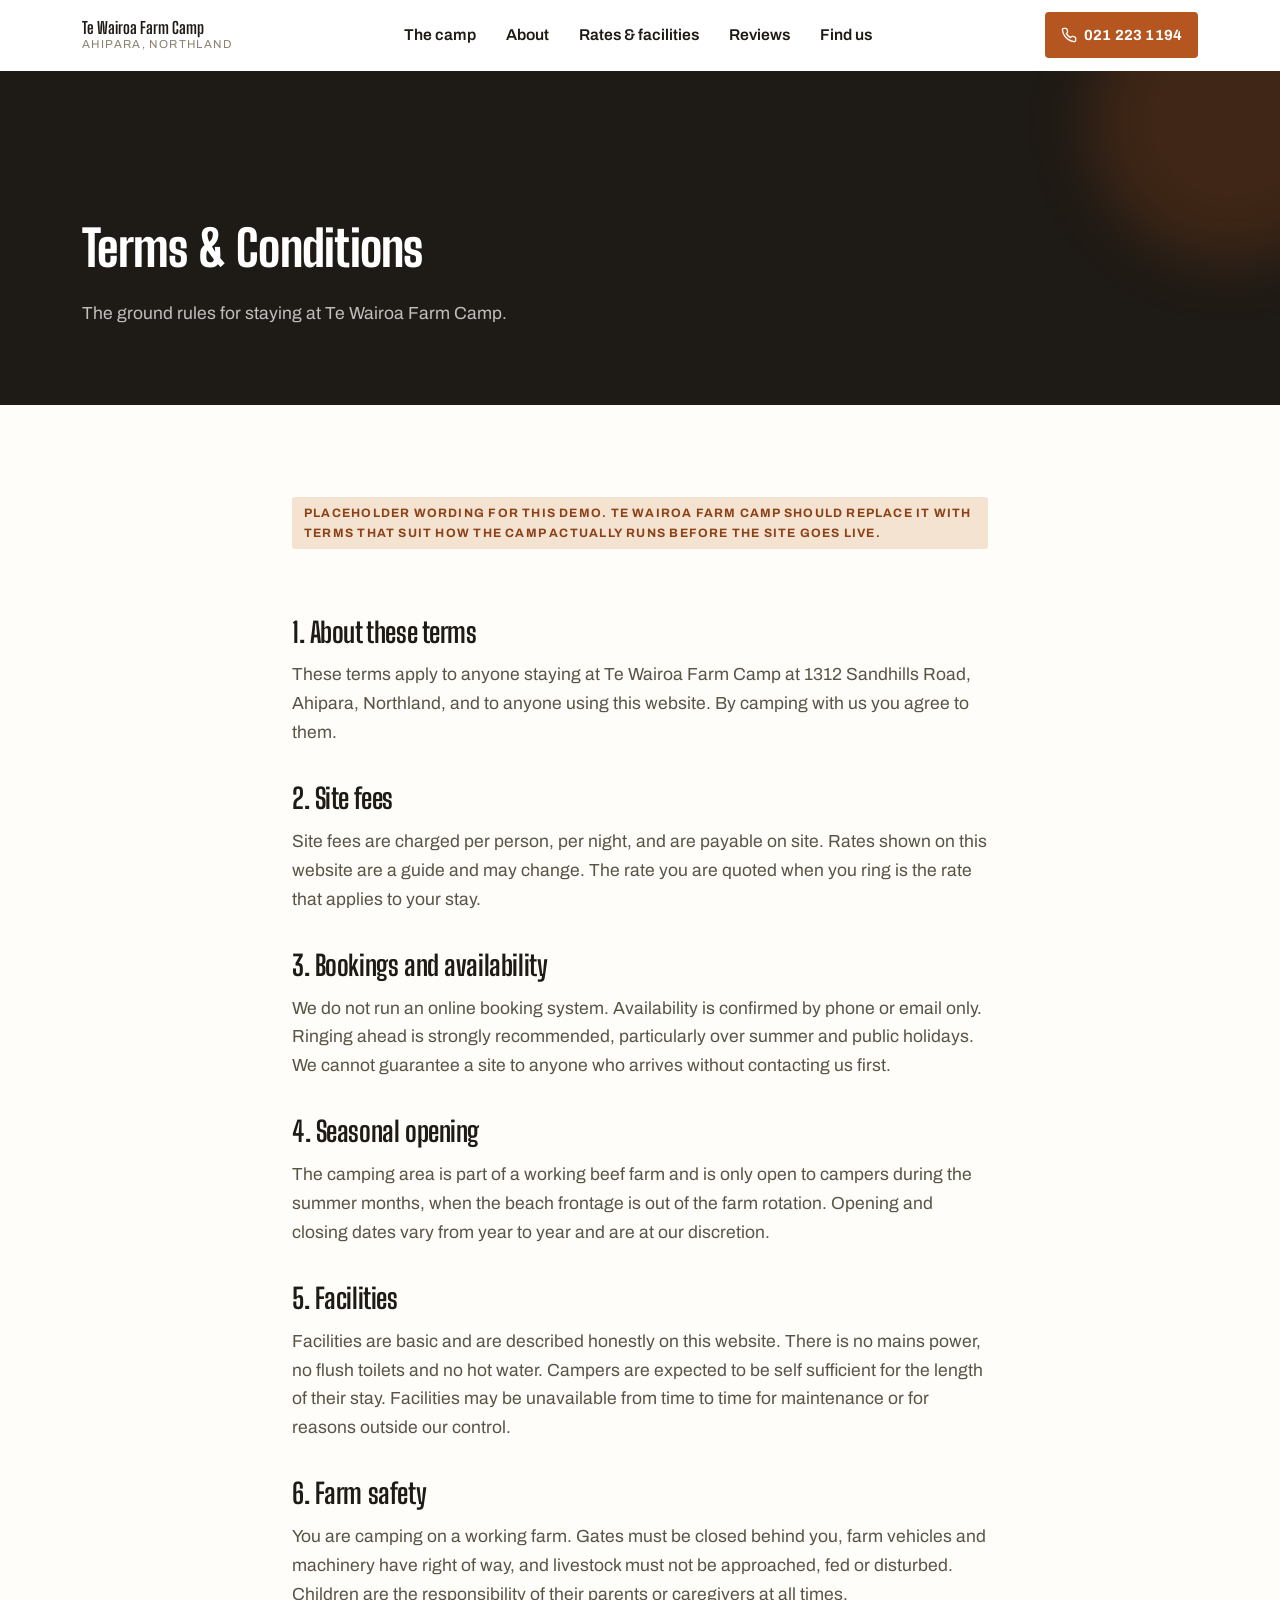
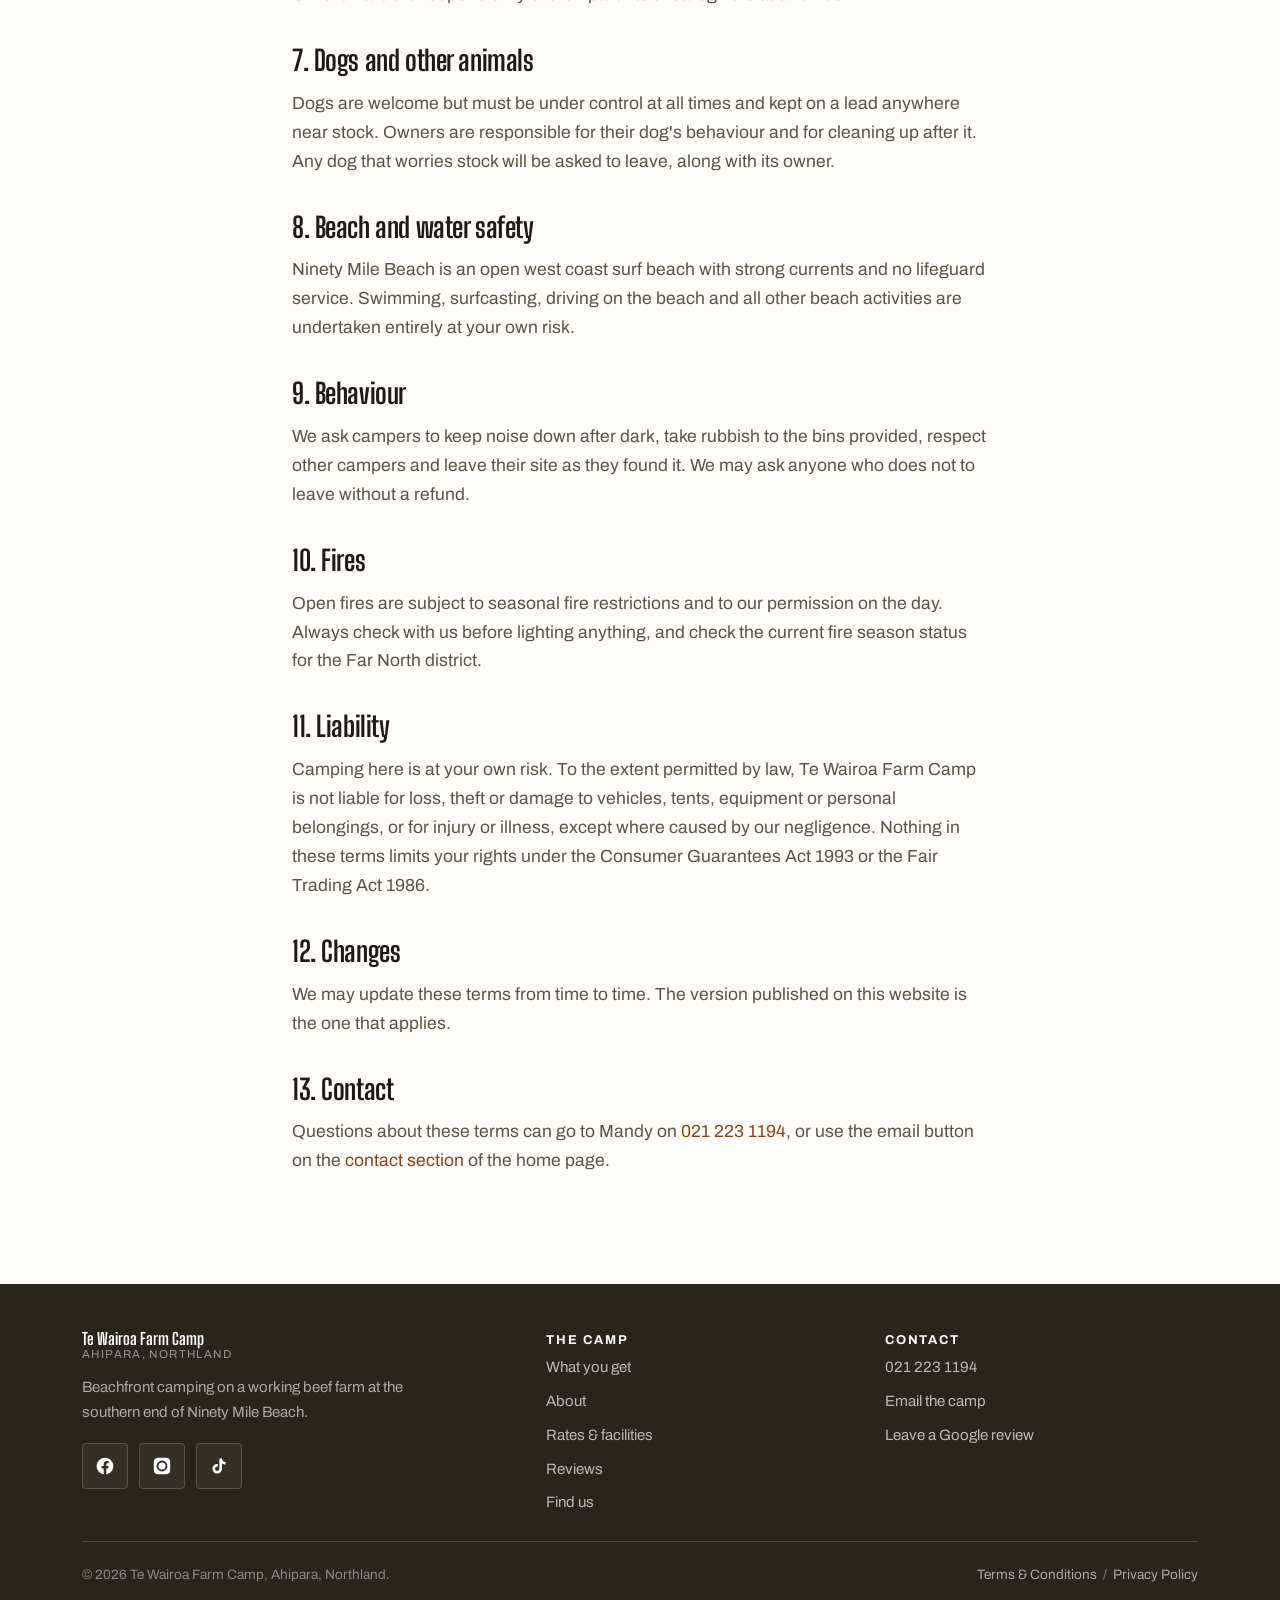
<file: terms.html>
<!DOCTYPE html>
<html lang="en-NZ">
<head>
<meta charset="utf-8">
<meta name="viewport" content="width=device-width, initial-scale=1">
<title>Terms &amp; Conditions | Te Wairoa Farm Camp, Ahipara</title>
<meta name="description" content="Terms and conditions for staying at Te Wairoa Farm Camp, 1312 Sandhills Road, Ahipara, Northland.">
<meta name="theme-color" content="#14231C">
<meta name="robots" content="noindex">
<link rel="icon" href="data:image/svg+xml,%3Csvg xmlns='http://www.w3.org/2000/svg' viewBox='0 0 64 64'%3E%3Crect width='64' height='64' rx='16' fill='%2317864F'/%3E%3Ctext x='32' y='42' font-family='Verdana,sans-serif' font-size='26' font-weight='bold' fill='white' text-anchor='middle'%3ETW%3C/text%3E%3C/svg%3E">
<link rel="preconnect" href="https://fonts.googleapis.com">
<link rel="preconnect" href="https://fonts.gstatic.com" crossorigin>
<link href="https://fonts.googleapis.com/css2?family=Big+Shoulders+Display:wght@500;600;700;800;900&family=Archivo:wght@400;500;600;700&display=swap" rel="stylesheet">
<link rel="stylesheet" href="style.css">
</head>
<body>

<div id="intro">
  <div class="intro-mark">Terms &amp; Conditions</div>
  <div class="intro-line"></div>
  <div class="intro-sub">Te Wairoa Farm Camp</div>
</div>

<header class="nav">
  <div class="wrap nav__in">
    <a class="brand" href="index.html">
      <span class="brand__txt">
        <span class="brand__name">Te Wairoa Farm Camp</span>
        <span class="brand__where">Ahipara, Northland</span>
      </span>
    </a>
    <nav class="nav__links" aria-label="Main">
      <a href="index.html#camp">The camp</a>
      <a href="index.html#about">About</a>
      <a href="stay.html">Rates &amp; facilities</a>
      <a href="index.html#reviews">Reviews</a>
      <a href="index.html#find">Find us</a>
    </nav>
    <div style="display:flex;align-items:center;gap:10px">
      <a class="nav__tap" href="tel:+64212231194" aria-label="Call Te Wairoa Farm Camp on 021 223 1194">
        <svg viewBox="0 0 24 24" fill="none" stroke="currentColor" stroke-width="2" stroke-linecap="round" stroke-linejoin="round" aria-hidden="true"><path d="M22 16.92v3a2 2 0 0 1-2.18 2 19.79 19.79 0 0 1-8.63-3.07 19.5 19.5 0 0 1-6-6 19.79 19.79 0 0 1-3.07-8.67A2 2 0 0 1 4.11 2h3a2 2 0 0 1 2 1.72c.13.96.36 1.9.7 2.81a2 2 0 0 1-.45 2.11L8.09 9.91a16 16 0 0 0 6 6l1.27-1.27a2 2 0 0 1 2.11-.45c.91.34 1.85.57 2.81.7A2 2 0 0 1 22 16.92z"/></svg>
        <span>021 223 1194</span>
      </a>
      <button class="burger" aria-label="Open menu" aria-expanded="false"><span></span><span></span><span></span></button>
    </div>
  </div>
  <div class="drawer">
    <a href="index.html#camp">The camp</a>
    <a href="index.html#about">About</a>
    <a href="stay.html">Rates &amp; facilities</a>
    <a href="index.html#reviews">Reviews</a>
    <a href="index.html#find">Find us</a>
    <a class="btn btn--primary btn--block" href="tel:+64212231194">Call Mandy 021 223 1194</a>
  </div>
</header>

<section class="phead">
  <div class="wrap">
    <h1>Terms &amp; Conditions</h1>
    <p>The ground rules for staying at Te Wairoa Farm Camp.</p>
  </div>
</section>

<section class="section">
  <div class="wrap prose">
    <p class="updated">Placeholder wording for this demo. Te Wairoa Farm Camp should replace it with terms that suit how the camp actually runs before the site goes live.</p>

    <h2>1. About these terms</h2>
    <p>These terms apply to anyone staying at Te Wairoa Farm Camp at 1312 Sandhills Road, Ahipara, Northland, and to anyone using this website. By camping with us you agree to them.</p>

    <h2>2. Site fees</h2>
    <p>Site fees are charged per person, per night, and are payable on site. Rates shown on this website are a guide and may change. The rate you are quoted when you ring is the rate that applies to your stay.</p>

    <h2>3. Bookings and availability</h2>
    <p>We do not run an online booking system. Availability is confirmed by phone or email only. Ringing ahead is strongly recommended, particularly over summer and public holidays. We cannot guarantee a site to anyone who arrives without contacting us first.</p>

    <h2>4. Seasonal opening</h2>
    <p>The camping area is part of a working beef farm and is only open to campers during the summer months, when the beach frontage is out of the farm rotation. Opening and closing dates vary from year to year and are at our discretion.</p>

    <h2>5. Facilities</h2>
    <p>Facilities are basic and are described honestly on this website. There is no mains power, no flush toilets and no hot water. Campers are expected to be self sufficient for the length of their stay. Facilities may be unavailable from time to time for maintenance or for reasons outside our control.</p>

    <h2>6. Farm safety</h2>
    <p>You are camping on a working farm. Gates must be closed behind you, farm vehicles and machinery have right of way, and livestock must not be approached, fed or disturbed. Children are the responsibility of their parents or caregivers at all times.</p>

    <h2>7. Dogs and other animals</h2>
    <p>Dogs are welcome but must be under control at all times and kept on a lead anywhere near stock. Owners are responsible for their dog's behaviour and for cleaning up after it. Any dog that worries stock will be asked to leave, along with its owner.</p>

    <h2>8. Beach and water safety</h2>
    <p>Ninety Mile Beach is an open west coast surf beach with strong currents and no lifeguard service. Swimming, surfcasting, driving on the beach and all other beach activities are undertaken entirely at your own risk.</p>

    <h2>9. Behaviour</h2>
    <p>We ask campers to keep noise down after dark, take rubbish to the bins provided, respect other campers and leave their site as they found it. We may ask anyone who does not to leave without a refund.</p>

    <h2>10. Fires</h2>
    <p>Open fires are subject to seasonal fire restrictions and to our permission on the day. Always check with us before lighting anything, and check the current fire season status for the Far North district.</p>

    <h2>11. Liability</h2>
    <p>Camping here is at your own risk. To the extent permitted by law, Te Wairoa Farm Camp is not liable for loss, theft or damage to vehicles, tents, equipment or personal belongings, or for injury or illness, except where caused by our negligence. Nothing in these terms limits your rights under the Consumer Guarantees Act 1993 or the Fair Trading Act 1986.</p>

    <h2>12. Changes</h2>
    <p>We may update these terms from time to time. The version published on this website is the one that applies.</p>

    <h2>13. Contact</h2>
    <p>Questions about these terms can go to Mandy on <a href="tel:+64212231194">021 223 1194</a>, or use the email button on the <a href="index.html#contact">contact section</a> of the home page.</p>
  </div>
</section>

<footer class="foot">
  <div class="wrap">
    <div class="foot__top">
      <div class="foot__brand">
        <div class="brand">
          <span class="brand__txt">
            <span class="brand__name">Te Wairoa Farm Camp</span>
            <span class="brand__where">Ahipara, Northland</span>
          </span>
        </div>
        <p class="foot__blurb">Beachfront camping on a working beef farm at the southern end of Ninety Mile Beach.</p>
        <div class="socials">
          <a href="https://www.facebook.com/TeWairoaCamp/" target="_blank" rel="noopener" aria-label="Te Wairoa Farm Camp on Facebook">
            <svg viewBox="0 0 24 24" fill="currentColor" aria-hidden="true"><path d="M22 12.06C22 6.5 17.52 2 12 2S2 6.5 2 12.06c0 5.02 3.66 9.18 8.44 9.94v-7.03H7.9v-2.91h2.54V9.85c0-2.52 1.5-3.91 3.77-3.91 1.09 0 2.24.2 2.24.2v2.46h-1.26c-1.24 0-1.63.78-1.63 1.57v1.89h2.78l-.45 2.91h-2.33V22c4.78-.76 8.44-4.92 8.44-9.94z"/></svg>
          </a>
          <a href="https://www.instagram.com/explore/search/keyword/?q=Te%20Wairoa%20Farm%20Camp" target="_blank" rel="noopener" aria-label="Search Instagram for Te Wairoa Farm Camp">
            <svg viewBox="0 0 24 24" fill="currentColor" aria-hidden="true"><path d="M12 2.16c3.2 0 3.58.01 4.85.07 1.17.05 1.8.25 2.23.41.56.22.96.48 1.38.9.42.42.68.82.9 1.38.16.42.36 1.06.41 2.23.06 1.27.07 1.65.07 4.85s-.01 3.58-.07 4.85c-.05 1.17-.25 1.8-.41 2.23-.22.56-.48.96-.9 1.38-.42.42-.82.68-1.38.9-.42.16-1.06.36-2.23.41-1.27.06-1.65.07-4.85.07s-3.58-.01-4.85-.07c-1.17-.05-1.8-.25-2.23-.41-.56-.22-.96-.48-1.38-.9-.42-.42-.68-.82-.9-1.38-.16-.42-.36-1.06-.41-2.23C2.17 15.58 2.16 15.2 2.16 12s.01-3.58.07-4.85c.05-1.17.25-1.8.41-2.23.22-.56.48-.96.9-1.38.42-.42.82-.68 1.38-.9.42-.16 1.06-.36 2.23-.41C8.42 2.17 8.8 2.16 12 2.16zm0 3.29A6.55 6.55 0 1 0 18.55 12 6.55 6.55 0 0 0 12 5.45zm0 10.8A4.25 4.25 0 1 1 16.25 12 4.25 4.25 0 0 1 12 16.25zm8.34-11.06a1.53 1.53 0 1 1-1.53-1.53 1.53 1.53 0 0 1 1.53 1.53z"/></svg>
          </a>
          <a href="https://www.tiktok.com/search?q=Te%20Wairoa%20Farm%20Camp" target="_blank" rel="noopener" aria-label="Search TikTok for Te Wairoa Farm Camp">
            <svg viewBox="0 0 24 24" fill="currentColor" aria-hidden="true"><path d="M16.6 5.82A4.28 4.28 0 0 1 15.54 3h-3.09v12.4a2.59 2.59 0 0 1-2.59 2.5 2.59 2.59 0 1 1 .72-5.08v-3.2a5.73 5.73 0 0 0-.72-.05A5.73 5.73 0 1 0 15.54 15V9.01a7.35 7.35 0 0 0 4.3 1.38V7.3a4.29 4.29 0 0 1-3.24-1.48z"/></svg>
          </a>
        </div>
      </div>
      <div>
        <p class="foot__h">The camp</p>
        <nav class="foot__nav" aria-label="Footer">
          <a href="index.html#camp">What you get</a>
          <a href="index.html#about">About</a>
          <a href="stay.html">Rates &amp; facilities</a>
          <a href="index.html#reviews">Reviews</a>
          <a href="index.html#find">Find us</a>
        </nav>
      </div>
      <div>
        <p class="foot__h">Contact</p>
        <nav class="foot__nav" aria-label="Contact">
          <a href="tel:+64212231194">021 223 1194</a>
          <a href="#" data-gmail data-user="mandyhudson30" data-domain="gmail.com" data-su="Camping%20at%20Te%20Wairoa%20Farm%20Camp" data-body="Hi%20Mandy%2C%0A%0A">Email the camp</a>
          <a href="https://www.google.com/maps/search/?api=1&amp;query=Te+Wairoa+Farm+Camp+1312+Sandhills+Road+Ahipara" target="_blank" rel="noopener">Leave a Google review</a>
        </nav>
      </div>
    </div>
    <div class="foot__bottom">
      <span>&copy; <span id="yr">2026</span> Te Wairoa Farm Camp, Ahipara, Northland.</span>
      <span><a href="terms.html">Terms &amp; Conditions</a> &nbsp;/&nbsp; <a href="privacy.html">Privacy Policy</a></span>
    </div>
  </div>
</footer>

<script>document.getElementById('yr').textContent=new Date().getFullYear();</script>
<script src="script.js"></script>
</body>
</html>
</file>
<file: style.css>
/* Te Wairoa Farm Camp - Ahipara, Northland
   Archetype: Rugged, sign-painted farm/beach camp  |  Type: Big Shoulders Display + Archivo */

:root{
  --ink:#1E1A15;
  --ink-2:#2B2419;
  --ink-3:#3D3325;
  --bone:#F5F1E7;
  --bone-2:#EFE4D1;
  --paper:#FFFDF9;
  --accent:#B5551F;
  --accent-dark:#8C4118;
  --accent-soft:#F4E3D0;
  --body:#5A5347;
  --muted:#8A8171;
  --line:rgba(30,26,21,.12);
  --line-light:rgba(255,255,255,.16);
  --r:6px;
  --r-sm:4px;
  --shadow:0 1px 2px rgba(30,26,21,.05), 0 10px 30px -12px rgba(30,26,21,.18);
  --shadow-lg:0 2px 4px rgba(30,26,21,.06), 0 26px 60px -22px rgba(30,26,21,.32);
  --wrap:1180px;
  --treat:saturate(.9) contrast(1.06);
}

*,*::before,*::after{box-sizing:border-box}

html{-webkit-text-size-adjust:100%;scroll-behavior:smooth}
@media (prefers-reduced-motion:reduce){html{scroll-behavior:auto}}

body{
  margin:0;
  background:var(--paper);
  color:var(--body);
  font-family:"Archivo",-apple-system,BlinkMacSystemFont,"Segoe UI",sans-serif;
  font-size:17px;
  line-height:1.65;
  overflow-x:hidden;
  -webkit-font-smoothing:antialiased;
}

img{max-width:100%;height:auto;display:block;image-orientation:from-image}

h1,h2,h3,h4{
  font-family:"Big Shoulders Display",-apple-system,BlinkMacSystemFont,sans-serif;
  color:var(--ink);
  font-weight:700;
  line-height:1.1;
  letter-spacing:-.015em;
  margin:0 0 .5em;
}
h1{font-size:clamp(2.05rem,7.2vw,4rem);font-weight:800}
h2{font-size:clamp(1.75rem,5.2vw,2.75rem)}
h3{font-size:1.2rem}
p{margin:0 0 1rem}
a{color:var(--accent-dark);text-decoration:none}

.wrap{width:100%;max-width:var(--wrap);margin:0 auto;padding:0 20px}
.section{padding:68px 0}
.section--bone{background:var(--bone)}
.section--bone2{background:var(--bone-2)}
.section--ink{background:var(--ink);color:rgba(255,255,255,.78)}
.section--ink h2,.section--ink h3{color:#fff}

.eyebrow{
  font-family:"Archivo",sans-serif;
  font-size:.76rem;letter-spacing:.18em;text-transform:uppercase;
  font-weight:700;color:var(--accent);margin:0 0 .8rem;
  display:flex;align-items:center;gap:.55rem;
}
.eyebrow::before{content:"";width:26px;height:2px;background:var(--accent);border-radius:2px;flex:none}
.section--ink .eyebrow{color:#E8A874}
.section--ink .eyebrow::before{background:#E8A874}

.lede{font-size:1.06rem;max-width:60ch}
.section--ink .lede{color:rgba(255,255,255,.78)}

.head{max-width:640px;margin-bottom:36px}

/* ---------- buttons ---------- */
.btn{
  display:inline-flex;align-items:center;justify-content:center;gap:.6rem;
  min-height:52px;padding:14px 26px;border-radius:4px;
  font-family:"Archivo",sans-serif;font-weight:700;font-size:1.02rem;
  letter-spacing:.01em;text-transform:uppercase;border:1.5px solid transparent;cursor:pointer;
  transition:transform .22s ease, box-shadow .22s ease, background .22s ease, color .22s ease;
  text-align:center;
}
.btn svg{width:19px;height:19px;flex:none}
.btn--primary{background:var(--accent);color:#fff;box-shadow:0 10px 24px -12px rgba(181,85,31,.9)}
.btn--primary:hover{background:var(--accent-dark);transform:translateY(-2px);box-shadow:0 16px 30px -12px rgba(181,85,31,.85)}
.btn--ghost{background:transparent;color:var(--ink);border-color:var(--line)}
.btn--ghost:hover{border-color:var(--ink);transform:translateY(-2px)}
.btn--glass{background:rgba(255,255,255,.14);color:#fff;border-color:rgba(255,255,255,.34);backdrop-filter:blur(10px);-webkit-backdrop-filter:blur(10px)}
.btn--glass:hover{background:rgba(255,255,255,.24);transform:translateY(-2px)}
.btn--light{background:#fff;color:var(--ink)}
.btn--light:hover{transform:translateY(-2px);box-shadow:0 16px 30px -14px rgba(0,0,0,.5)}
.btn--outline-light{background:transparent;color:#fff;border-color:rgba(255,255,255,.4)}
.btn--outline-light:hover{background:rgba(255,255,255,.1);transform:translateY(-2px)}
.btn--block{width:100%}

/* ---------- intro animation ---------- */
#intro{
  position:fixed;inset:0;z-index:200;background:var(--ink);
  display:flex;align-items:center;justify-content:center;flex-direction:column;gap:14px;
  transition:opacity .7s ease .35s, visibility .7s ease .35s;
}
#intro.done{opacity:0;visibility:hidden}
.intro-mark{
  font-family:"Big Shoulders Display",sans-serif;font-weight:800;color:#fff;
  font-size:clamp(1.4rem,5.6vw,2.2rem);letter-spacing:-.02em;text-align:center;
  opacity:0;transform:translateY(14px);animation:introUp .9s cubic-bezier(.2,.7,.2,1) .1s forwards;
}
.intro-sub{
  font-size:.76rem;letter-spacing:.24em;text-transform:uppercase;color:#E8A874;
  opacity:0;transform:translateY(10px);animation:introUp .9s cubic-bezier(.2,.7,.2,1) .28s forwards;
}
.intro-line{width:0;height:2px;background:#E8A874;border-radius:2px;animation:introLine 1s ease .45s forwards}
@keyframes introUp{to{opacity:1;transform:none}}
@keyframes introLine{to{width:84px}}

/* ---------- reveal on scroll ---------- */
.rv{opacity:0;transform:translateY(26px);transition:opacity .8s cubic-bezier(.2,.7,.2,1), transform .8s cubic-bezier(.2,.7,.2,1)}
.rv.in{opacity:1;transform:none}

/* ---------- nav ---------- */
.nav{
  position:sticky;top:0;z-index:90;
  background:rgba(255,255,255,.92);
  backdrop-filter:blur(14px);-webkit-backdrop-filter:blur(14px);
  border-bottom:1px solid transparent;transition:border-color .3s ease, box-shadow .3s ease;
}
.nav.stuck{border-bottom-color:var(--line);box-shadow:0 6px 24px -20px rgba(30,26,21,.9)}
.nav__in{display:flex;align-items:center;justify-content:space-between;gap:14px;min-height:70px}
.brand{display:flex;align-items:center;gap:11px;min-width:0}
.brand__mark{
  width:40px;height:40px;border-radius:12px;flex:none;
  background:var(--accent);color:#fff;display:grid;place-items:center;
  font-family:"Big Shoulders Display",sans-serif;font-weight:800;font-size:.95rem;letter-spacing:-.02em;
}
.brand__txt{display:flex;flex-direction:column;line-height:1.12;min-width:0}
.brand__name{font-family:"Big Shoulders Display",sans-serif;font-weight:700;color:var(--ink);font-size:1.02rem;white-space:nowrap}
.brand__where{font-size:.72rem;letter-spacing:.12em;text-transform:uppercase;color:var(--muted)}

.nav__links{display:none}
.nav__cta{display:none}
.burger{
  width:46px;height:46px;border-radius:4px;border:1px solid var(--line);
  background:#fff;display:grid;place-items:center;gap:4px;cursor:pointer;flex:none;
}
.burger span{display:block;width:18px;height:2px;background:var(--ink);border-radius:2px;transition:transform .3s ease, opacity .3s ease}
.burger.open span:nth-child(1){transform:translateY(6px) rotate(45deg)}
.burger.open span:nth-child(2){opacity:0}
.burger.open span:nth-child(3){transform:translateY(-6px) rotate(-45deg)}

.nav__tap{
  display:inline-flex;align-items:center;gap:.45rem;min-height:46px;padding:0 16px;border-radius:4px;
  background:var(--accent);color:#fff;font-family:"Archivo",sans-serif;font-weight:700;font-size:.92rem;
  text-transform:uppercase;letter-spacing:.01em;
}
.nav__tap svg{width:16px;height:16px}
.nav__tap span{display:none}

.drawer{
  display:none;background:#fff;border-top:1px solid var(--line);
  padding:10px 20px 22px;
}
.drawer.open{display:block;animation:drawerIn .32s ease}
@keyframes drawerIn{from{opacity:0;transform:translateY(-8px)}to{opacity:1;transform:none}}
.drawer a{
  display:block;padding:14px 4px;min-height:48px;border-bottom:1px solid var(--line);
  font-family:"Archivo",sans-serif;font-weight:600;color:var(--ink);font-size:1.05rem;
}
.drawer a:last-of-type{border-bottom:0}
.drawer .btn{margin-top:14px}

/* ---------- hero ---------- */
.hero{
  position:relative;background:var(--ink);
  min-height:clamp(600px,94svh,860px);
  display:flex;align-items:flex-end;overflow:hidden;
}
.hero__slides{position:absolute;inset:0}
.hero__slide{
  position:absolute;inset:0;opacity:0;
  transition:opacity 1.5s ease;
}
.hero__slide.active{opacity:1}
.hero__slide img{
  width:100%;height:100%;object-fit:cover;object-position:center 48%;
  filter:var(--treat);
}
.hero__scrim{
  position:absolute;inset:0;
  background:
    linear-gradient(to bottom, rgba(30,26,21,.52) 0%, rgba(30,26,21,.34) 34%, rgba(30,26,21,.82) 100%),
    linear-gradient(to right, rgba(30,26,21,.5), rgba(30,26,21,.12));
}
.hero__in{position:relative;z-index:2;width:100%;padding:120px 0 44px}
.hero__eyebrow{
  display:inline-flex;align-items:center;gap:.5rem;
  font-family:"Archivo",sans-serif;font-size:.74rem;font-weight:700;
  letter-spacing:.16em;text-transform:uppercase;color:#F0C79A;margin-bottom:16px;
}
.hero__eyebrow svg{width:15px;height:15px}
.hero h1{color:#fff;max-width:14ch;margin-bottom:.55rem;text-shadow:0 2px 30px rgba(0,0,0,.3)}
.hero__sub{color:rgba(255,255,255,.86);font-size:1.05rem;max-width:46ch;margin-bottom:26px}
.hero__cta{display:flex;flex-direction:column;gap:11px;max-width:380px}

.hero__quote{
  margin-top:26px;max-width:430px;
  background:rgba(255,255,255,.1);border:1px solid rgba(255,255,255,.2);
  backdrop-filter:blur(14px);-webkit-backdrop-filter:blur(14px);
  border-radius:var(--r);padding:16px 18px;
  box-shadow:inset 0 1px 0 rgba(255,255,255,.22), 0 20px 44px -24px rgba(0,0,0,.55);
}
.hero__stars{display:flex;gap:3px;margin-bottom:8px}
.hero__stars svg{width:15px;height:15px;color:#F2C14E}
.hero__qwrap{min-height:74px;position:relative}
.hero__q{
  position:absolute;inset:0;opacity:0;transition:opacity .8s ease;
}
.hero__q.active{opacity:1}
.hero__q p{color:#fff;font-size:.97rem;line-height:1.5;margin:0 0 6px}
.hero__q cite{font-style:normal;font-size:.8rem;color:rgba(255,255,255,.62);letter-spacing:.04em}

/* ---------- cards grid ---------- */
.grid{display:grid;gap:18px}
.card{
  background:var(--paper);border:1px solid var(--line);border-radius:var(--r);
  overflow:hidden;
  transition:transform .3s ease, border-color .3s ease;
}
.card:hover{transform:translateY(-4px);border-color:var(--accent)}
.card__img{position:relative;aspect-ratio:4/3;overflow:hidden;background:var(--ink-2)}
.card__img img{width:100%;height:100%;object-fit:cover;filter:var(--treat);transition:transform .7s cubic-bezier(.2,.7,.2,1)}
.card:hover .card__img img{transform:scale(1.05)}
.card__body{padding:20px 20px 24px}
.card__body h3{margin-bottom:.4rem}
.card__body p{margin:0;font-size:.97rem;color:var(--body)}
.card__tag{
  position:absolute;left:12px;bottom:12px;z-index:2;
  background:rgba(255,255,255,.94);color:var(--ink);
  font-family:"Big Shoulders Display",sans-serif;font-weight:700;font-size:.72rem;
  letter-spacing:.1em;text-transform:uppercase;padding:6px 11px;border-radius:999px;
}

/* ---------- about ---------- */
.split{display:grid;gap:30px;align-items:center}
.figure{position:relative}
.figure img{
  width:100%;aspect-ratio:4/3;object-fit:cover;
  border-radius:var(--r);filter:var(--treat);
}
.figure__tag{
  position:absolute;left:0;bottom:0;
  background:var(--accent);color:#fff;
  font-family:"Archivo",sans-serif;font-weight:700;font-size:.8rem;
  padding:12px 18px;border-radius:0 var(--r) 0 var(--r);
  max-width:78%;
}
.checks{list-style:none;margin:22px 0 26px;padding:0;display:grid;gap:13px}
.checks li{display:flex;gap:11px;align-items:flex-start;font-size:1rem;color:var(--ink)}
.checks svg{width:21px;height:21px;color:var(--accent);flex:none;margin-top:2px}

/* ---------- crew ---------- */
.crew{display:grid;gap:18px}
.crew__card{
  background:var(--paper);border:1px solid var(--line);border-radius:var(--r);
  padding:26px 22px;text-align:center;
}
.crew__av{
  width:78px;height:78px;border-radius:22%;margin:0 auto 16px;
  background:var(--ink);color:#fff;display:grid;place-items:center;
  font-family:"Big Shoulders Display",sans-serif;font-weight:800;font-size:1.45rem;letter-spacing:-.02em;
  box-shadow:0 0 0 3px var(--paper), 0 0 0 5px var(--accent);
}
.crew__role{
  display:block;font-size:.72rem;letter-spacing:.14em;text-transform:uppercase;
  color:var(--accent);font-weight:700;font-family:"Archivo",sans-serif;margin-bottom:6px;
}
.crew__card h3{margin-bottom:.45rem}
.crew__card p{margin:0;font-size:.95rem}

/* ---------- reviews ---------- */
.badge{
  display:inline-flex;align-items:center;gap:.45rem;
  background:var(--accent-soft);color:var(--accent-dark);
  font-family:"Archivo",sans-serif;font-weight:700;font-size:.76rem;
  text-transform:uppercase;letter-spacing:.08em;padding:7px 14px;border-radius:3px;margin-bottom:14px;
}
.badge svg{width:15px;height:15px}
.reviews{display:grid;gap:18px}
.review{
  background:var(--paper);border:1px solid var(--line);border-radius:var(--r);
  padding:24px 22px;display:flex;flex-direction:column;
}
.review__stars{display:flex;gap:3px;margin-bottom:12px}
.review__stars svg{width:16px;height:16px;color:#F2C14E}
.review p{font-size:1rem;color:var(--ink);margin:0 0 16px;flex:1}
.review__by{display:flex;flex-direction:column;gap:1px;border-top:1px solid var(--line);padding-top:13px}
.review__name{font-family:"Archivo",sans-serif;font-weight:700;color:var(--ink);font-size:.95rem}
.review__meta{font-size:.8rem;color:var(--muted)}
.reviews__actions{display:flex;flex-direction:column;gap:11px;margin-top:26px}

/* ---------- review banner ---------- */
.banner{background:var(--ink-2);padding:52px 0}
.banner__in{display:grid;gap:22px;align-items:center}
.banner h2{color:#fff;margin-bottom:.35rem;font-size:clamp(1.5rem,4.6vw,2.15rem)}
.banner p{color:rgba(255,255,255,.7);margin:0;max-width:52ch}

/* ---------- contact ---------- */
.contact__grid{display:grid;gap:34px}
.info{list-style:none;margin:0 0 26px;padding:0;display:grid;gap:16px}
.info li{display:flex;gap:13px;align-items:flex-start}
.info svg{width:21px;height:21px;color:#E8A874;flex:none;margin-top:3px}
.info__k{display:block;font-size:.72rem;letter-spacing:.14em;text-transform:uppercase;color:rgba(255,255,255,.5);margin-bottom:2px}
.info__v{color:#fff;font-size:1.02rem;line-height:1.4}
a.info__v:hover{color:#E8A874}

.socials{display:flex;gap:11px;flex-wrap:wrap}
.socials a{
  width:46px;height:46px;border-radius:4px;display:grid;place-items:center;
  border:1px solid var(--line-light);color:#fff;background:rgba(255,255,255,.05);
  transition:background .25s ease, transform .25s ease, border-color .25s ease;
}
.socials a:hover{background:var(--accent);border-color:var(--accent);transform:translateY(-3px)}
.socials svg{width:20px;height:20px}

.contact__box{
  background:rgba(255,255,255,.06);border:1px solid var(--line-light);
  border-radius:var(--r);padding:26px 22px;
}
.contact__box h3{margin-bottom:.4rem}
.contact__box p{color:rgba(255,255,255,.7);font-size:.97rem;margin-bottom:20px}
.contact__btns{display:grid;gap:12px}
.contact__note{font-size:.85rem;color:rgba(255,255,255,.45);margin:18px 0 0}

/* ---------- map ---------- */
.map{background:var(--ink);padding-bottom:68px}
.map__frame{
  border-radius:var(--r);overflow:hidden;border:1px solid var(--line-light);
  background:var(--ink-2);line-height:0;
}
.map__frame iframe{width:100%;height:340px;border:0;display:block;filter:saturate(.9) contrast(1.02)}

/* ---------- footer ---------- */
.foot{background:var(--ink-2);color:rgba(255,255,255,.6);padding:46px 0 32px;font-size:.94rem}
.foot__top{display:grid;gap:26px;padding-bottom:26px;border-bottom:1px solid var(--line-light)}
.foot__brand .brand__name{color:#fff}
.foot__brand .brand__where{color:rgba(255,255,255,.5)}
.foot__blurb{margin:14px 0 18px;max-width:38ch;font-size:.94rem}
.foot__nav{display:grid;gap:9px}
.foot__nav a{color:rgba(255,255,255,.68)}
.foot__nav a:hover{color:#E8A874}
.foot__h{font-family:"Archivo",sans-serif;font-weight:700;color:#fff;font-size:.8rem;letter-spacing:.14em;text-transform:uppercase;margin:0 0 4px}
.foot__bottom{display:flex;flex-direction:column;gap:10px;padding-top:22px;font-size:.85rem;color:rgba(255,255,255,.45)}
.foot__bottom a{color:rgba(255,255,255,.6)}
.foot__bottom a:hover{color:#E8A874}

/* ---------- inner pages ---------- */
.phead{background:var(--ink);padding:120px 0 56px;position:relative;overflow:hidden}
.phead::after{
  content:"";position:absolute;right:-90px;top:-90px;width:280px;height:280px;
  border-radius:50%;background:rgba(181,85,31,.22);filter:blur(30px);
}
.phead h1{color:#fff;font-size:clamp(1.9rem,6vw,3.1rem);position:relative;z-index:1;max-width:18ch}
.phead p{color:rgba(255,255,255,.72);max-width:56ch;position:relative;z-index:1;margin:0}
.prose{max-width:760px}
.prose h2{margin-top:2.2rem;font-size:clamp(1.35rem,3.6vw,1.75rem)}
.prose h2:first-child{margin-top:0}
.prose ul{padding-left:1.15rem;margin:0 0 1rem}
.prose li{margin-bottom:.5rem}
.prose .updated{
  display:inline-block;font-family:"Archivo",sans-serif;font-weight:700;font-size:.76rem;
  letter-spacing:.1em;text-transform:uppercase;color:var(--accent-dark);
  background:var(--accent-soft);padding:6px 12px;border-radius:3px;margin-bottom:2rem;
}

.site-types{list-style:none;margin:30px 0 0;padding:0;display:grid;gap:22px}
.site-types li{padding-top:16px;border-top:2px solid var(--ink)}
.site-types h3{margin-bottom:.4rem}
.site-types p{margin:0;font-size:.97rem}

.masonry{column-count:1;column-gap:16px;margin-top:8px}
.masonry img{
  width:100%;height:auto;display:block;margin:0 0 16px;
  break-inside:avoid;border-radius:var(--r);filter:var(--treat);
}

.facts{display:grid;gap:14px;margin-top:24px;padding:0;list-style:none}
.facts li{
  display:flex;gap:12px;align-items:flex-start;
  background:var(--paper);border:1px solid var(--line);border-radius:var(--r-sm);
  padding:16px 18px;font-size:.98rem;color:var(--ink);
}
.facts svg{width:20px;height:20px;color:var(--accent);flex:none;margin-top:2px}

/* ---------- responsive ---------- */
@media (min-width:600px){
  .hero__cta{flex-direction:row;max-width:none;flex-wrap:wrap}
  .hero__cta .btn{flex:0 1 auto}
  .reviews__actions{flex-direction:row;flex-wrap:wrap}
  .contact__btns{grid-template-columns:1fr 1fr}
  .grid{grid-template-columns:repeat(2,1fr)}
  .crew{grid-template-columns:repeat(2,1fr)}
  .reviews{grid-template-columns:repeat(2,1fr)}
  .masonry{column-count:2}
  .facts{grid-template-columns:repeat(2,1fr)}
  .foot__top{grid-template-columns:1.4fr 1fr 1fr}
  .foot__bottom{flex-direction:row;justify-content:space-between;align-items:center}
}

@media (min-width:900px){
  body{font-size:17.5px}
  .section{padding:92px 0}
  .wrap{padding:0 32px}
  .nav__tap span{display:inline}
  .nav__links{
    display:flex;align-items:center;gap:30px;
  }
  .nav__links a{
    font-family:"Archivo",sans-serif;font-weight:600;color:var(--ink);font-size:.98rem;
    position:relative;padding:6px 0;
  }
  .nav__links a::after{
    content:"";position:absolute;left:0;bottom:0;height:2px;width:100%;background:var(--accent);
    transform:scaleX(0);transform-origin:left;transition:transform .28s ease;border-radius:2px;
  }
  .nav__links a:hover::after{transform:scaleX(1)}
  .burger{display:none}
  .drawer{display:none !important}
  .hero__in{padding:150px 0 64px}
  .grid{grid-template-columns:repeat(3,1fr);gap:22px}
  .card--wide{grid-column:span 2}
  .card--wide .card__img{aspect-ratio:21/9}
  .crew{grid-template-columns:repeat(2,1fr);max-width:760px}
  .reviews{grid-template-columns:repeat(3,1fr);gap:22px}
  .split{grid-template-columns:1fr 1fr;gap:56px}
  .split--flip .figure{order:2}
  .banner__in{grid-template-columns:1.5fr auto;gap:32px}
  .contact__grid{grid-template-columns:1fr 1fr;gap:56px}
  .map__frame iframe{height:420px}
  .site-types{grid-template-columns:repeat(3,1fr);gap:0}
  .site-types li{border-top:0;border-left:2px solid var(--ink);padding:0 30px}
  .site-types li:first-child{padding-left:0}
  .masonry{column-count:3}
  .facts{grid-template-columns:repeat(3,1fr)}
  .phead{padding:150px 0 76px}
}

@media (prefers-reduced-motion:reduce){
  *,*::before,*::after{animation-duration:.001ms !important;animation-iteration-count:1 !important;transition-duration:.001ms !important}
  .rv{opacity:1;transform:none}
  .intro-mark,.intro-sub{opacity:1;transform:none}
}
</file>
